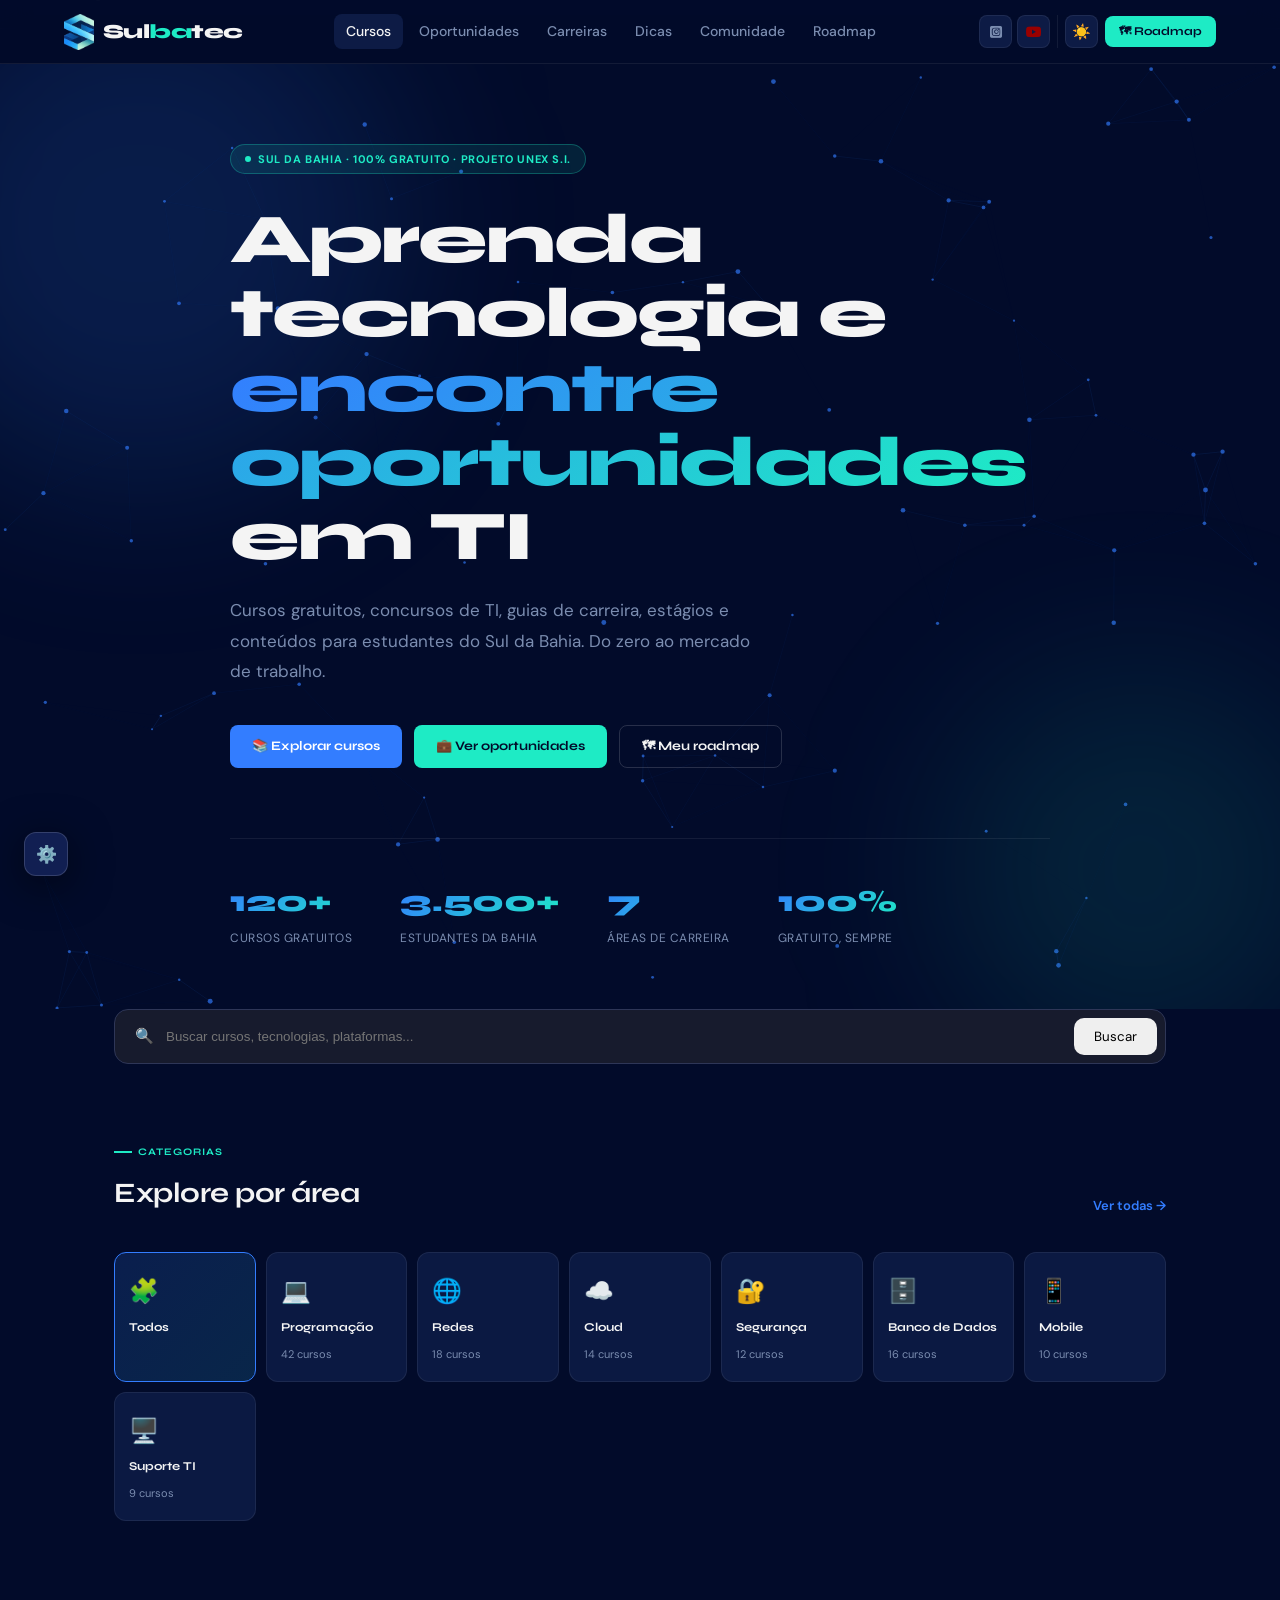
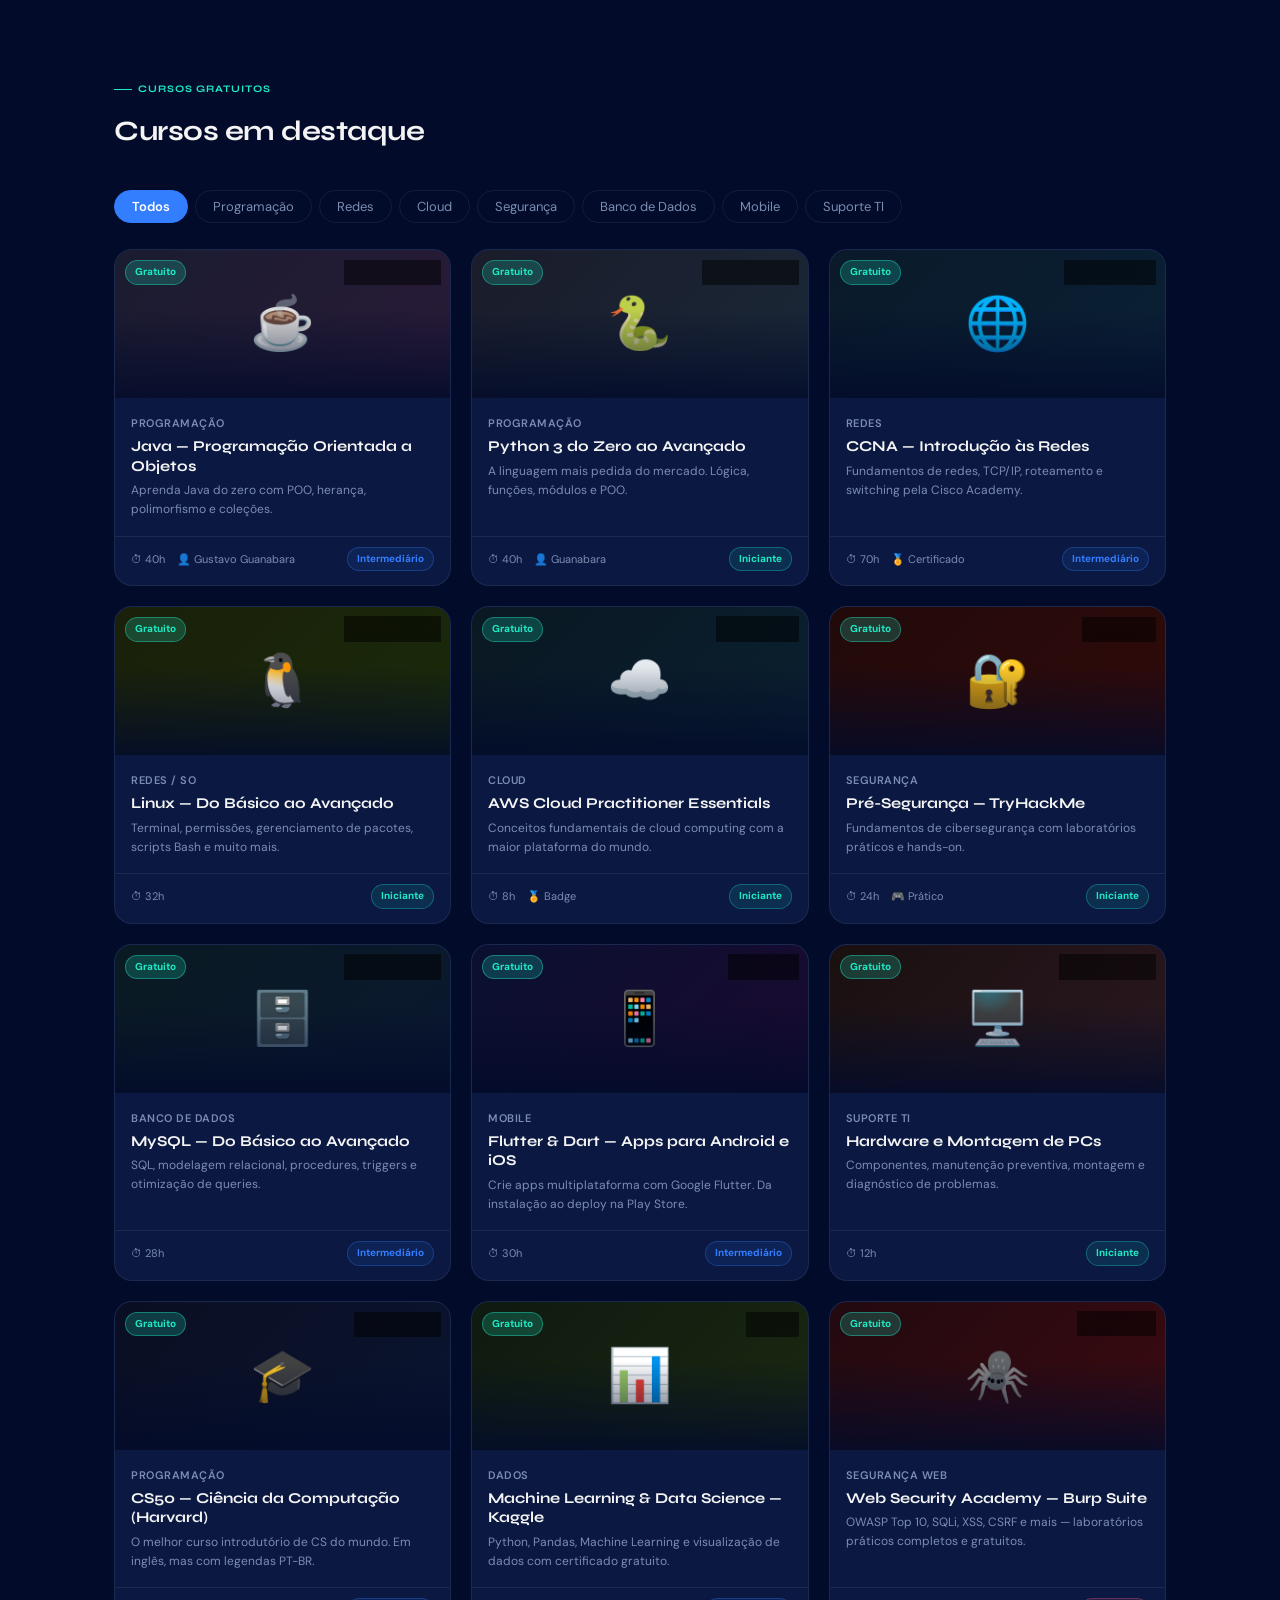
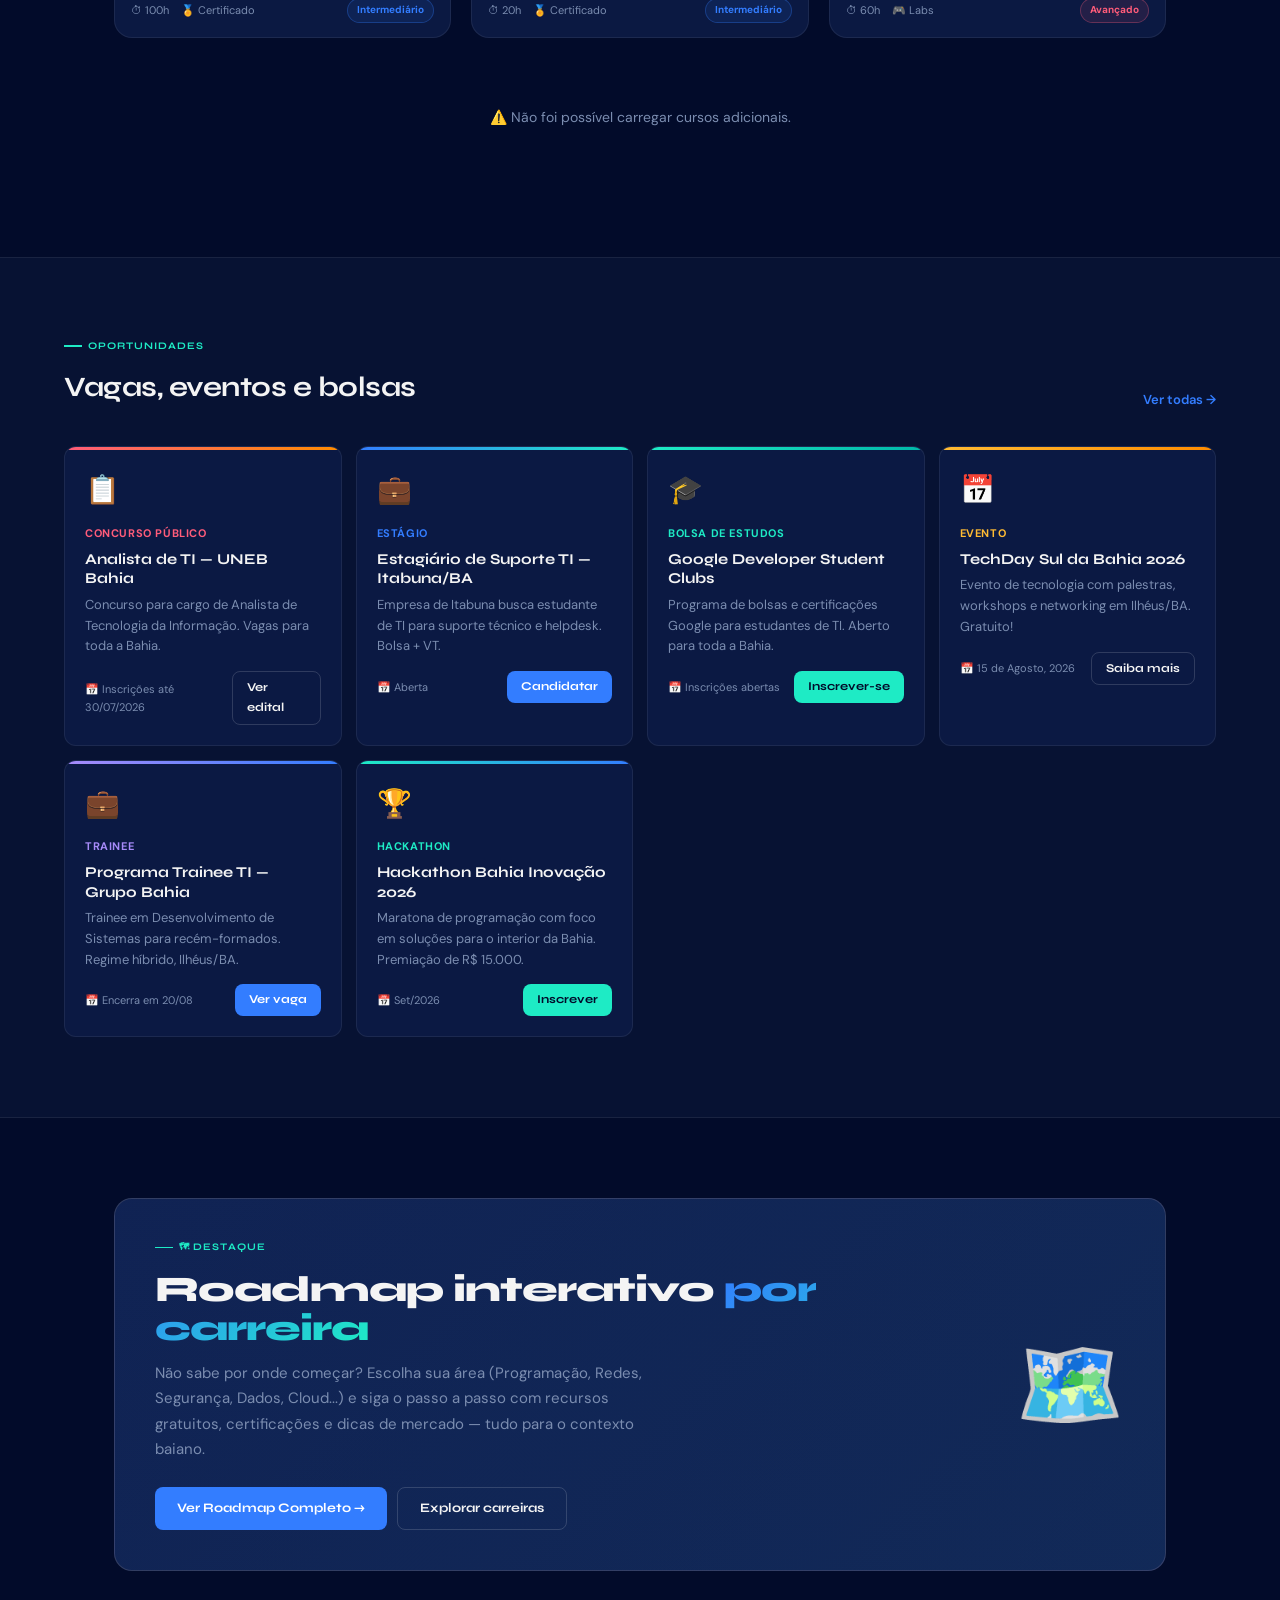
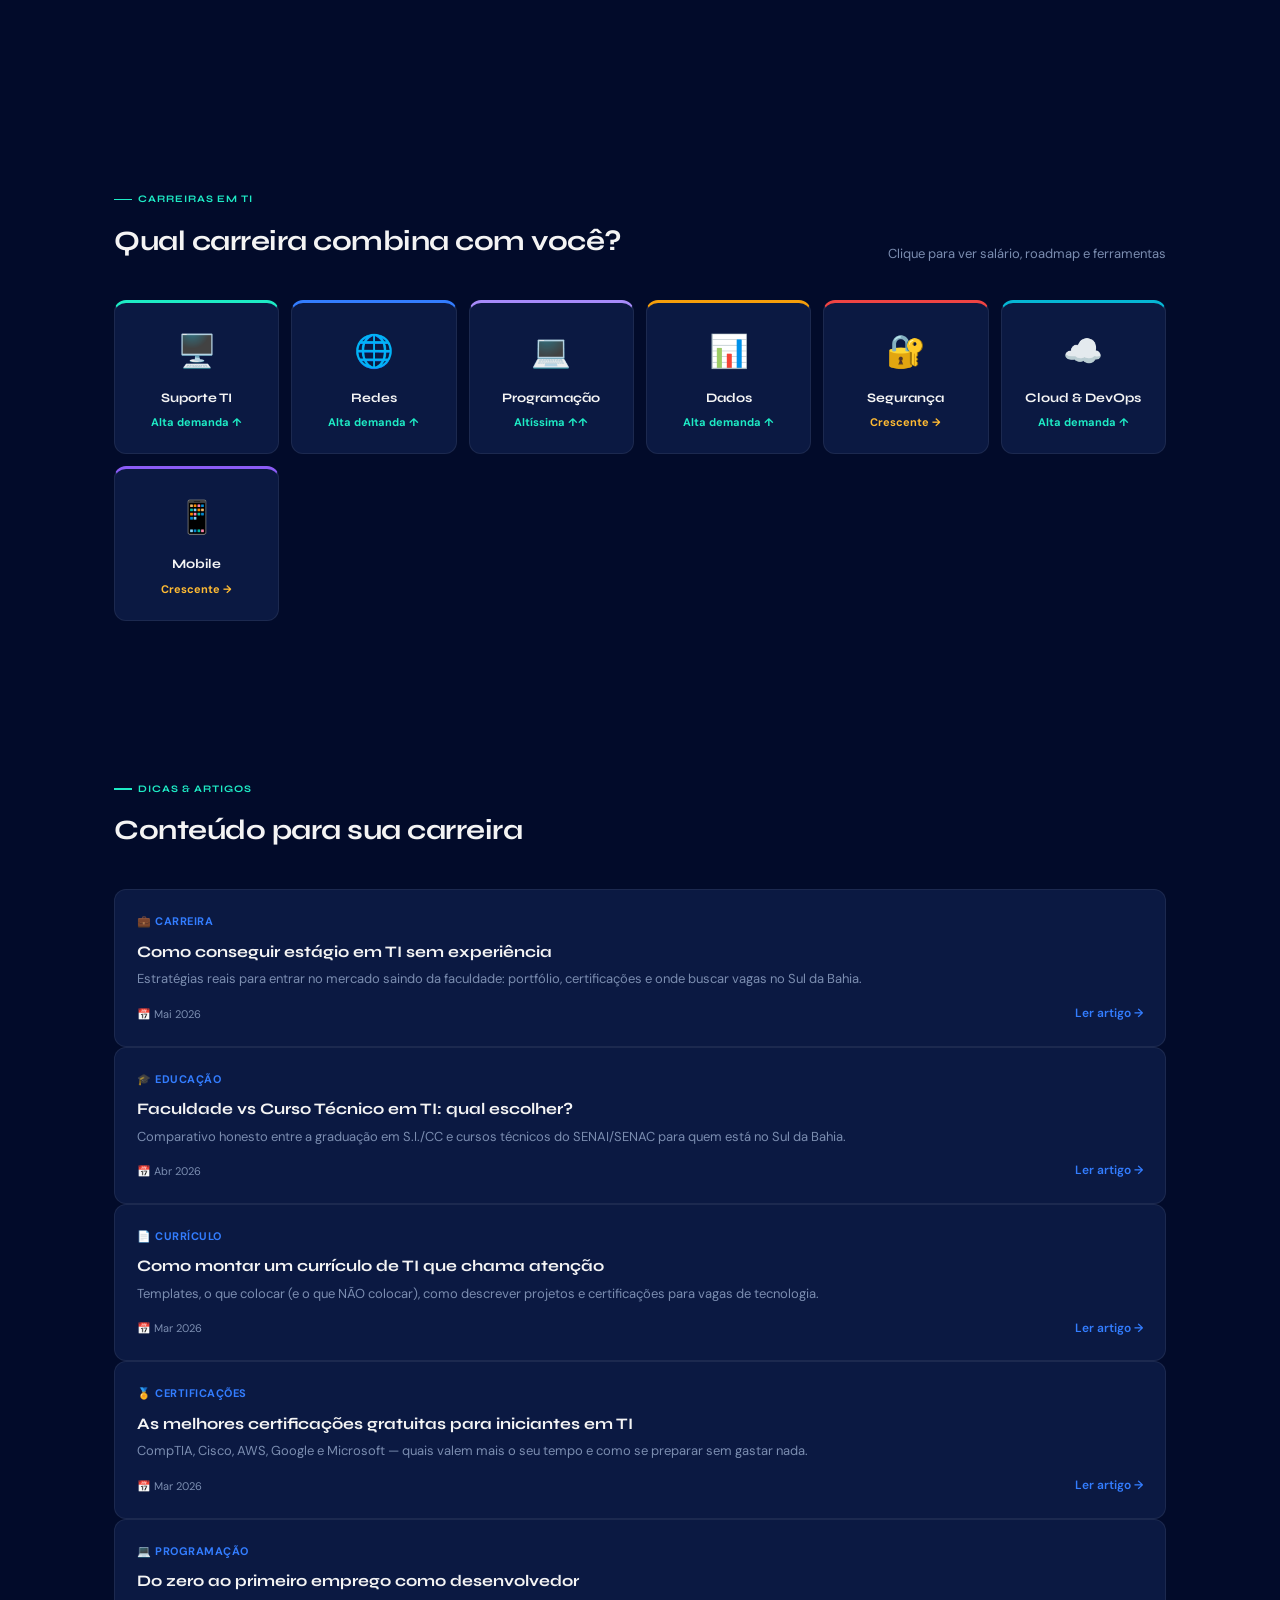
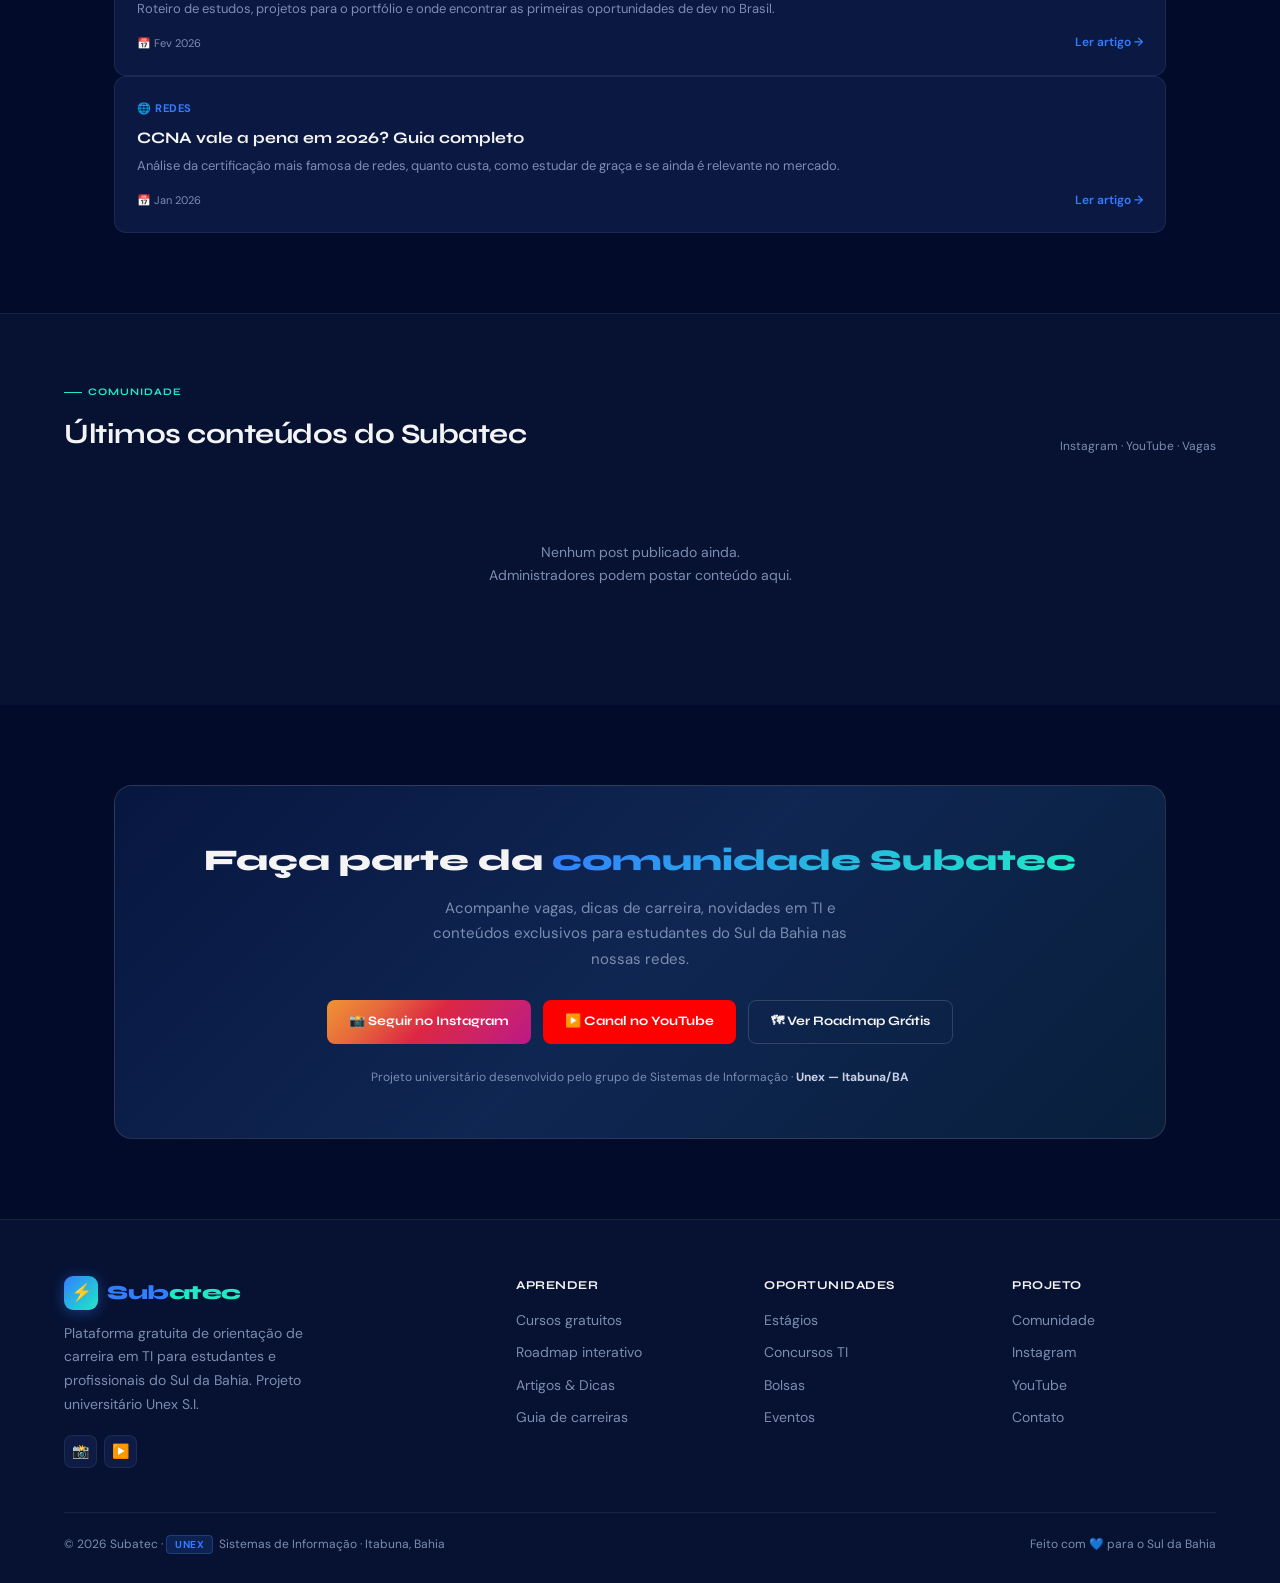
<file: index.html>
<!DOCTYPE html>
<html lang="pt-BR" data-theme="dark">

<head>
  <link rel="stylesheet" href="index.css">
  <link rel="stylesheet" href="global.css">
  <link rel="stylesheet" href="navbar.css">
  <link rel="stylesheet" href="https://cdnjs.cloudflare.com/ajax/libs/font-awesome/6.7.2/css/all.min.css">
  <meta charset="UTF-8" />
  <meta name="viewport" content="width=device-width, initial-scale=1.0" />
  <title>Subatec — Carreira em TI no Sul da Bahia</title>
  <link
    href="https://fonts.googleapis.com/css2?family=Syne:wght@400;600;700;800&family=DM+Sans:wght@300;400;500&family=JetBrains+Mono:wght@400;500&display=swap"
    rel="stylesheet" />
  <style>
  </style>
</head>

<body>

  <!-- ═══ NAV ═══ -->
  <nav>
<a href="index.html" class="logo">
  <img src="logo.png" alt="Subatec" class="logo-img" />
  <span><span class="logo-sul">Sul</span><span class="logo-atec">ba</span><span>tec</span>
</a>
    <div class="nav-links">
      <a href="#cursos" class="active">Cursos</a>
      <a href="#oportunidades">Oportunidades</a>
      <a href="#carreiras">Carreiras</a>
      <a href="#dicas">Dicas</a>
      <a href="#comunidade">Comunidade</a>
      <a href="roadmap.html">Roadmap</a>
    </div>
    <div class="nav-r">
      <div class="nav-social">
        <a href="https://instagram.com/subatec" target="_blank" class="soc-btn ig" title="Instagram"><i class="fa-brands fa-square-instagram"></i></a>
        <a href="https://youtube.com/@subatec" target="_blank" class="soc-btn yt" title="YouTube"><i class="fa-brands fa-youtube"></i>
</a>
      </div>
      <button class="theme-btn" id="theme-toggle" title="Alternar tema">☀️</button>
      <a href="roadmap.html" class="btn btn-sm btn-c" style="font-size:12px">🗺 Roadmap</a>
      <button class="ham" id="ham"><span></span><span></span><span></span></button>
    </div>
  </nav>
  <div class="mob-menu" id="mob-menu">
    <a href="#cursos">📚 Cursos</a>
    <a href="#oportunidades">💼 Oportunidades</a>
    <a href="#carreiras">🚀 Carreiras</a>
    <a href="#dicas">💡 Dicas</a>
    <a href="roadmap.html">🗺 Roadmap Interativo</a>
    <div class="mob-div"></div>
    <div class="mob-soc">
      <a href="https://instagram.com/subatec" target="_blank" class="soc-btn ig">📸 Instagram</a>
      <a href="https://youtube.com/@subatec" target="_blank" class="soc-btn yt">▶️ YouTube</a>
    </div>
  </div>
</div>

 <!-- ═══ HERO ═══ -->
<div class="hero-wrap">
  <canvas id="cv"></canvas>
  <div class="glow g1"></div>
  <div class="glow g2"></div>
  <div class="hero">
    <div class="hero-eye"><span class="hero-eye-dot"></span>Sul da Bahia · 100% gratuito · Projeto Unex S.I.</div>
    <h1>Aprenda tecnologia e <span class="grad">encontre oportunidades</span> em TI</h1>
    <p class="hero-sub">Cursos gratuitos, concursos de TI, guias de carreira, estágios e conteúdos para estudantes do Sul da Bahia. Do zero ao mercado de trabalho.</p>
    <div class="hero-acts">
      <a href="#cursos" class="btn btn-p">📚 Explorar cursos</a>
      <a href="#oportunidades" class="btn btn-c">💼 Ver oportunidades</a>
      <a href="roadmap.html" class="btn btn-o">🗺 Meu roadmap</a>
    </div>
    <div class="hero-stats">
      <div>
        <div class="stat-n grad" data-count="120" data-suffix="+">0+</div>
        <div class="stat-l">Cursos gratuitos</div>
      </div>
      <div>
        <div class="stat-n grad" data-count="3500" data-suffix="+">0+</div>
        <div class="stat-l">Estudantes da Bahia</div>
      </div>
      <div>
        <div class="stat-n grad" data-count="7" data-suffix="">0</div>
        <div class="stat-l">Áreas de carreira</div>
      </div>
      <div>
        <div class="stat-n grad" data-count="100" data-suffix="%">0%</div>
        <div class="stat-l">Gratuito, sempre</div>
      </div>
    </div>
  </div>
</div>

  <!-- ═══ SEARCH ═══ -->
<div class="search-wrap">
  <div class="container" style="position: relative;">
    <div class="search-bar">
      <span>🔍</span>
      <input 
        type="text" 
        id="searchInput" 
        placeholder="Buscar cursos, tecnologias, plataformas..." 
        autocomplete="off" 
        onkeydown="if(event.key === 'Enter') { event.preventDefault(); window.handleSearch(); }"
      />
      <button onclick="handleSearch()">Buscar</button>
    </div>
    <div class="suggestions-box" id="searchSuggestions" style="display: none; position: absolute; width: 100%; max-height: 250px; overflow-y: auto; background: var(--bg3); border: 1px solid var(--border2); border-radius: var(--rs); z-index: 999; box-shadow: var(--shadow);"></div>
  </div>
</div>

  <!-- ═══ CATEGORIES ═══ -->
  <section class="section" id="categorias">
    <div class="sec-lbl">Categorias</div>
    <div class="sec-header">
      <h2 class="sec-title">Explore por área</h2><a href="#" class="see-all">Ver todas →</a>
    </div>
    <div class="cats-grid">
      <a href="#" class="cat-c active" onclick="filterCat(this,'todos');return false">
        <div class="cat-ico">🧩</div>
        <div class="cat-nm">Todos</div>
      </a>
      <a href="#" class="cat-c" onclick="filterCat(this,'tech');return false">
        <div class="cat-ico">💻</div>
        <div class="cat-nm">Programação</div>
        <div class="cat-ct">42 cursos</div>
      </a>
      <a href="#" class="cat-c" onclick="filterCat(this,'redes');return false">
        <div class="cat-ico">🌐</div>
        <div class="cat-nm">Redes</div>
        <div class="cat-ct">18 cursos</div>
      </a>
      <a href="#" class="cat-c" onclick="filterCat(this,'cloud');return false">
        <div class="cat-ico">☁️</div>
        <div class="cat-nm">Cloud</div>
        <div class="cat-ct">14 cursos</div>
      </a>
      <a href="#" class="cat-c" onclick="filterCat(this,'seg');return false">
        <div class="cat-ico">🔐</div>
        <div class="cat-nm">Segurança</div>
        <div class="cat-ct">12 cursos</div>
      </a>
      <a href="#" class="cat-c" onclick="filterCat(this,'db');return false">
        <div class="cat-ico">🗄️</div>
        <div class="cat-nm">Banco de Dados</div>
        <div class="cat-ct">16 cursos</div>
      </a>
      <a href="#" class="cat-c" onclick="filterCat(this,'mobile');return false">
        <div class="cat-ico">📱</div>
        <div class="cat-nm">Mobile</div>
        <div class="cat-ct">10 cursos</div>
      </a>
      <a href="#" class="cat-c" onclick="filterCat(this,'suporte');return false">
        <div class="cat-ico">🖥️</div>
        <div class="cat-nm">Suporte TI</div>
        <div class="cat-ct">9 cursos</div>
      </a>
    </div>
  </section>

  <!-- ═══ COURSES ═══ -->
  <section class="section" id="cursos">
    <div class="sec-lbl">Cursos gratuitos</div>
    <div class="sec-header">
      <h2 class="sec-title">Cursos em destaque</h2>
    </div>
    <div class="ftabs">
      <button class="ftab active" onclick="setFtab(this,'todos')">Todos</button>
      <button class="ftab" onclick="setFtab(this,'tech')">Programação</button>
      <button class="ftab" onclick="setFtab(this,'redes')">Redes</button>
      <button class="ftab" onclick="setFtab(this,'cloud')">Cloud</button>
      <button class="ftab" onclick="setFtab(this,'seg')">Segurança</button>
      <button class="ftab" onclick="setFtab(this,'db')">Banco de Dados</button>
      <button class="ftab" onclick="setFtab(this,'mobile')">Mobile</button>
      <button class="ftab" onclick="setFtab(this,'suporte')">Suporte TI</button>
    </div>
    <div class="courses-grid" id="courseGrid">

      <a href="https://www.cursoemvideo.com/curso/java-poo/" target="_blank" rel="noopener" class="cc"
        data-category="tech">
        <div class="cc-thumb" style="background:linear-gradient(135deg,#1a1c30,#2a1a38)">☕<div class="cc-bads"><span
              class="b-free">Gratuito</span><span class="b-plat">Curso em Vídeo</span></div>
        </div>
        <div class="cc-body">
          <div class="cc-cat">Programação</div>
          <h3 class="cc-title">Java — Programação Orientada a Objetos</h3>
          <p class="cc-desc">Aprenda Java do zero com POO, herança, polimorfismo e coleções.</p>
        </div>
        <div class="cc-foot">
          <div style="display:flex;gap:12px"><span class="meta-i">⏱ 40h</span><span class="meta-i">👤 Gustavo
              Guanabara</span></div><span class="lvl lvl-m">Intermediário</span>
        </div>
      </a>

      <a href="https://www.cursoemvideo.com/curso/python-3-mundo-1/" target="_blank" rel="noopener" class="cc"
        data-category="tech">
        <div class="cc-thumb" style="background:linear-gradient(135deg,#1a1c2a,#1a2838)">🐍<div class="cc-bads"><span
              class="b-free">Gratuito</span><span class="b-plat">Curso em Vídeo</span></div>
        </div>
        <div class="cc-body">
          <div class="cc-cat">Programação</div>
          <h3 class="cc-title">Python 3 do Zero ao Avançado</h3>
          <p class="cc-desc">A linguagem mais pedida do mercado. Lógica, funções, módulos e POO.</p>
        </div>
        <div class="cc-foot">
          <div style="display:flex;gap:12px"><span class="meta-i">⏱ 40h</span><span class="meta-i">👤 Guanabara</span>
          </div><span class="lvl lvl-i">Iniciante</span>
        </div>
      </a>

      <a href="https://www.netacad.com/courses/networking/ccna-introduction-networks" target="_blank" rel="noopener"
        class="cc" data-category="redes">
        <div class="cc-thumb" style="background:linear-gradient(135deg,#0a1a2a,#0a2035)">🌐<div class="cc-bads"><span
              class="b-free">Gratuito</span><span class="b-plat">Cisco NetAcad</span></div>
        </div>
        <div class="cc-body">
          <div class="cc-cat">Redes</div>
          <h3 class="cc-title">CCNA — Introdução às Redes</h3>
          <p class="cc-desc">Fundamentos de redes, TCP/IP, roteamento e switching pela Cisco Academy.</p>
        </div>
        <div class="cc-foot">
          <div style="display:flex;gap:12px"><span class="meta-i">⏱ 70h</span><span class="meta-i">🏅 Certificado</span>
          </div><span class="lvl lvl-m">Intermediário</span>
        </div>
      </a>

      <a href="https://www.cursoemvideo.com/curso/linux/" target="_blank" rel="noopener" class="cc"
        data-category="redes">
        <div class="cc-thumb" style="background:linear-gradient(135deg,#1a200a,#1a2a0a)">🐧<div class="cc-bads"><span
              class="b-free">Gratuito</span><span class="b-plat">Curso em Vídeo</span></div>
        </div>
        <div class="cc-body">
          <div class="cc-cat">Redes / SO</div>
          <h3 class="cc-title">Linux — Do Básico ao Avançado</h3>
          <p class="cc-desc">Terminal, permissões, gerenciamento de pacotes, scripts Bash e muito mais.</p>
        </div>
        <div class="cc-foot">
          <div style="display:flex;gap:12px"><span class="meta-i">⏱ 32h</span></div><span
            class="lvl lvl-i">Iniciante</span>
        </div>
      </a>

      <a href="https://aws.amazon.com/training/digital/aws-cloud-practitioner-essentials/" target="_blank"
        rel="noopener" class="cc" data-category="cloud">
        <div class="cc-thumb" style="background:linear-gradient(135deg,#0a1822,#0a2030)">☁️<div class="cc-bads"><span
              class="b-free">Gratuito</span><span class="b-plat">AWS Training</span></div>
        </div>
        <div class="cc-body">
          <div class="cc-cat">Cloud</div>
          <h3 class="cc-title">AWS Cloud Practitioner Essentials</h3>
          <p class="cc-desc">Conceitos fundamentais de cloud computing com a maior plataforma do mundo.</p>
        </div>
        <div class="cc-foot">
          <div style="display:flex;gap:12px"><span class="meta-i">⏱ 8h</span><span class="meta-i">🏅 Badge</span></div>
          <span class="lvl lvl-i">Iniciante</span>
        </div>
      </a>

      <a href="https://tryhackme.com/path/outline/presecurity" target="_blank" rel="noopener" class="cc"
        data-category="seg">
        <div class="cc-thumb" style="background:linear-gradient(135deg,#220a0a,#300a0a)">🔐<div class="cc-bads"><span
              class="b-free">Gratuito</span><span class="b-plat">TryHackMe</span></div>
        </div>
        <div class="cc-body">
          <div class="cc-cat">Segurança</div>
          <h3 class="cc-title">Pré-Segurança — TryHackMe</h3>
          <p class="cc-desc">Fundamentos de cibersegurança com laboratórios práticos e hands-on.</p>
        </div>
        <div class="cc-foot">
          <div style="display:flex;gap:12px"><span class="meta-i">⏱ 24h</span><span class="meta-i">🎮 Prático</span>
          </div><span class="lvl lvl-i">Iniciante</span>
        </div>
      </a>

      <a href="https://www.cursoemvideo.com/curso/mysql/" target="_blank" rel="noopener" class="cc" data-category="db">
        <div class="cc-thumb" style="background:linear-gradient(135deg,#0a1a22,#0a1830)">🗄️<div class="cc-bads"><span
              class="b-free">Gratuito</span><span class="b-plat">Curso em Vídeo</span></div>
        </div>
        <div class="cc-body">
          <div class="cc-cat">Banco de Dados</div>
          <h3 class="cc-title">MySQL — Do Básico ao Avançado</h3>
          <p class="cc-desc">SQL, modelagem relacional, procedures, triggers e otimização de queries.</p>
        </div>
        <div class="cc-foot">
          <div style="display:flex;gap:12px"><span class="meta-i">⏱ 28h</span></div><span
            class="lvl lvl-m">Intermediário</span>
        </div>
      </a>

      <a href="https://flutter.dev/learn" target="_blank" rel="noopener" class="cc" data-category="mobile">
        <div class="cc-thumb" style="background:linear-gradient(135deg,#0a1030,#1a0a30)">📱<div class="cc-bads"><span
              class="b-free">Gratuito</span><span class="b-plat">Flutter.dev</span></div>
        </div>
        <div class="cc-body">
          <div class="cc-cat">Mobile</div>
          <h3 class="cc-title">Flutter & Dart — Apps para Android e iOS</h3>
          <p class="cc-desc">Crie apps multiplataforma com Google Flutter. Da instalação ao deploy na Play Store.</p>
        </div>
        <div class="cc-foot">
          <div style="display:flex;gap:12px"><span class="meta-i">⏱ 30h</span></div><span
            class="lvl lvl-m">Intermediário</span>
        </div>
      </a>

      <a href="https://www.cursoemvideo.com/curso/curso-de-hardware/" target="_blank" rel="noopener" class="cc"
        data-category="suporte">
        <div class="cc-thumb" style="background:linear-gradient(135deg,#1a1010,#2a1820)">🖥️<div class="cc-bads"><span
              class="b-free">Gratuito</span><span class="b-plat">Curso em Vídeo</span></div>
        </div>
        <div class="cc-body">
          <div class="cc-cat">Suporte TI</div>
          <h3 class="cc-title">Hardware e Montagem de PCs</h3>
          <p class="cc-desc">Componentes, manutenção preventiva, montagem e diagnóstico de problemas.</p>
        </div>
        <div class="cc-foot">
          <div style="display:flex;gap:12px"><span class="meta-i">⏱ 12h</span></div><span
            class="lvl lvl-i">Iniciante</span>
        </div>
      </a>

      <a href="https://cs50.harvard.edu/x/" target="_blank" rel="noopener" class="cc" data-category="tech">
        <div class="cc-thumb" style="background:linear-gradient(135deg,#0a0e22,#0a1530)">🎓<div class="cc-bads"><span
              class="b-free">Gratuito</span><span class="b-plat">Harvard / edX</span></div>
        </div>
        <div class="cc-body">
          <div class="cc-cat">Programação</div>
          <h3 class="cc-title">CS50 — Ciência da Computação (Harvard)</h3>
          <p class="cc-desc">O melhor curso introdutório de CS do mundo. Em inglês, mas com legendas PT-BR.</p>
        </div>
        <div class="cc-foot">
          <div style="display:flex;gap:12px"><span class="meta-i">⏱ 100h</span><span class="meta-i">🏅
              Certificado</span></div><span class="lvl lvl-m">Intermediário</span>
        </div>
      </a>

      <a href="https://kaggle.com/learn" target="_blank" rel="noopener" class="cc" data-category="tech">
        <div class="cc-thumb" style="background:linear-gradient(135deg,#0f1a10,#1a2810)">📊<div class="cc-bads"><span
              class="b-free">Gratuito</span><span class="b-plat">Kaggle</span></div>
        </div>
        <div class="cc-body">
          <div class="cc-cat">Dados</div>
          <h3 class="cc-title">Machine Learning & Data Science — Kaggle</h3>
          <p class="cc-desc">Python, Pandas, Machine Learning e visualização de dados com certificado gratuito.</p>
        </div>
        <div class="cc-foot">
          <div style="display:flex;gap:12px"><span class="meta-i">⏱ 20h</span><span class="meta-i">🏅 Certificado</span>
          </div><span class="lvl lvl-m">Intermediário</span>
        </div>
      </a>

      <a href="https://portswigger.net/web-security" target="_blank" rel="noopener" class="cc" data-category="seg">
        <div class="cc-thumb" style="background:linear-gradient(135deg,#220a10,#3a0a10)">🕷️<div class="cc-bads"><span
              class="b-free">Gratuito</span><span class="b-plat">PortSwigger</span></div>
        </div>
        <div class="cc-body">
          <div class="cc-cat">Segurança Web</div>
          <h3 class="cc-title">Web Security Academy — Burp Suite</h3>
          <p class="cc-desc">OWASP Top 10, SQLi, XSS, CSRF e mais — laboratórios práticos completos e gratuitos.</p>
        </div>
        <div class="cc-foot">
          <div style="display:flex;gap:12px"><span class="meta-i">⏱ 60h</span><span class="meta-i">🎮 Labs</span></div>
          <span class="lvl lvl-a">Avançado</span>
        </div>
      </a>

    </div>
  </section>

  <!-- ═══ OPPORTUNITIES ═══ -->
  <div class="opps-bg" id="oportunidades">
    <div style="max-width:1180px;margin:0 auto">
      <div class="sec-lbl">Oportunidades</div>
      <div class="sec-header">
        <h2 class="sec-title">Vagas, eventos e bolsas</h2><a href="#" class="see-all">Ver todas →</a>
      </div>
    </div>
    <div class="opps-grid">
      <div class="opp">
        <div class="opp-bar" style="background:linear-gradient(90deg,var(--danger),#FF8C00)"></div>
        <div class="opp-ico">📋</div>
        <div class="opp-type" style="color:var(--danger)">Concurso Público</div>
        <div class="opp-title">Analista de TI — UNEB Bahia</div>
        <div class="opp-desc">Concurso para cargo de Analista de Tecnologia da Informação. Vagas para toda a Bahia.
        </div>
        <div class="opp-foot"><span class="opp-date">📅 Inscrições até 30/07/2026</span><a href="#"
            class="btn btn-sm btn-o">Ver edital</a></div>
      </div>
      <div class="opp">
        <div class="opp-bar" style="background:linear-gradient(90deg,var(--accent),var(--cyan))"></div>
        <div class="opp-ico">💼</div>
        <div class="opp-type" style="color:var(--accent)">Estágio</div>
        <div class="opp-title">Estagiário de Suporte TI — Itabuna/BA</div>
        <div class="opp-desc">Empresa de Itabuna busca estudante de TI para suporte técnico e helpdesk. Bolsa + VT.
        </div>
        <div class="opp-foot"><span class="opp-date">📅 Aberta</span><a href="#" class="btn btn-sm btn-p">Candidatar</a>
        </div>
      </div>
      <div class="opp">
        <div class="opp-bar" style="background:linear-gradient(90deg,var(--cyan),#00B8A9)"></div>
        <div class="opp-ico">🎓</div>
        <div class="opp-type" style="color:var(--cyan)">Bolsa de Estudos</div>
        <div class="opp-title">Google Developer Student Clubs</div>
        <div class="opp-desc">Programa de bolsas e certificações Google para estudantes de TI. Aberto para toda a Bahia.
        </div>
        <div class="opp-foot"><span class="opp-date">📅 Inscrições abertas</span><a href="https://gdsc.community.dev/"
            target="_blank" class="btn btn-sm btn-c">Inscrever-se</a></div>
      </div>
      <div class="opp">
        <div class="opp-bar" style="background:linear-gradient(90deg,var(--warn),#FF8C00)"></div>
        <div class="opp-ico">📅</div>
        <div class="opp-type" style="color:var(--warn)">Evento</div>
        <div class="opp-title">TechDay Sul da Bahia 2026</div>
        <div class="opp-desc">Evento de tecnologia com palestras, workshops e networking em Ilhéus/BA. Gratuito!</div>
        <div class="opp-foot"><span class="opp-date">📅 15 de Agosto, 2026</span><a href="#"
            class="btn btn-sm btn-o">Saiba mais</a></div>
      </div>
      <div class="opp">
        <div class="opp-bar" style="background:linear-gradient(90deg,#A78BFA,var(--accent))"></div>
        <div class="opp-ico">💼</div>
        <div class="opp-type" style="color:#A78BFA">Trainee</div>
        <div class="opp-title">Programa Trainee TI — Grupo Bahia</div>
        <div class="opp-desc">Trainee em Desenvolvimento de Sistemas para recém-formados. Regime híbrido, Ilhéus/BA.
        </div>
        <div class="opp-foot"><span class="opp-date">📅 Encerra em 20/08</span><a href="#" class="btn btn-sm btn-p">Ver
            vaga</a></div>
      </div>
      <div class="opp">
        <div class="opp-bar" style="background:linear-gradient(90deg,var(--cyan),var(--accent))"></div>
        <div class="opp-ico">🏆</div>
        <div class="opp-type" style="color:var(--cyan)">Hackathon</div>
        <div class="opp-title">Hackathon Bahia Inovação 2026</div>
        <div class="opp-desc">Maratona de programação com foco em soluções para o interior da Bahia. Premiação de R$
          15.000.</div>
        <div class="opp-foot"><span class="opp-date">📅 Set/2026</span><a href="#"
            class="btn btn-sm btn-c">Inscrever</a></div>
      </div>
    </div>
  </div>

  <!-- ═══ FEATURED ═══ -->
  <section class="section">
    <div class="feat">
      <div class="feat-content">
        <div class="sec-lbl" style="margin-bottom:14px">🗺 Destaque</div>
        <div class="feat-title">Roadmap interativo <span class="grad">por carreira</span></div>
        <p class="feat-desc">Não sabe por onde começar? Escolha sua área (Programação, Redes, Segurança, Dados,
          Cloud...) e siga o passo a passo com recursos gratuitos, certificações e dicas de mercado — tudo para o
          contexto baiano.</p>
        <div style="display:flex;gap:10px;flex-wrap:wrap">
          <a href="roadmap.html" class="btn btn-p">Ver Roadmap Completo →</a>
          <a href="#carreiras" class="btn btn-o">Explorar carreiras</a>
        </div>
      </div>
      <div class="feat-vis">🗺️</div>
    </div>
  </section>

  <!-- ═══ CAREERS ═══ -->
  <section class="section" id="carreiras">
    <div class="sec-lbl">Carreiras em TI</div>
    <div class="sec-header">
      <h2 class="sec-title">Qual carreira combina com você?</h2><span style="font-size:13px;color:var(--muted)">Clique
        para ver salário, roadmap e ferramentas</span>
    </div>
    <div class="careers-grid">
      <div class="career" onclick="openCareer('suporte')" style="border-top:3px solid #1EEBC5"><span
          class="career-emo">🖥️</span>
        <div class="career-nm">Suporte TI</div>
        <div class="career-dem dem-h">Alta demanda ↑</div>
      </div>
      <div class="career" onclick="openCareer('redes')" style="border-top:3px solid #337DFF"><span
          class="career-emo">🌐</span>
        <div class="career-nm">Redes</div>
        <div class="career-dem dem-h">Alta demanda ↑</div>
      </div>
      <div class="career" onclick="openCareer('programacao')" style="border-top:3px solid #A78BFA"><span
          class="career-emo">💻</span>
        <div class="career-nm">Programação</div>
        <div class="career-dem dem-h">Altíssima ↑↑</div>
      </div>
      <div class="career" onclick="openCareer('dados')" style="border-top:3px solid #F59E0B"><span
          class="career-emo">📊</span>
        <div class="career-nm">Dados</div>
        <div class="career-dem dem-h">Alta demanda ↑</div>
      </div>
      <div class="career" onclick="openCareer('seguranca')" style="border-top:3px solid #EF4444"><span
          class="career-emo">🔐</span>
        <div class="career-nm">Segurança</div>
        <div class="career-dem dem-m">Crescente →</div>
      </div>
      <div class="career" onclick="openCareer('cloud')" style="border-top:3px solid #06B6D4"><span
          class="career-emo">☁️</span>
        <div class="career-nm">Cloud & DevOps</div>
        <div class="career-dem dem-h">Alta demanda ↑</div>
      </div>
      <div class="career" onclick="openCareer('mobile')" style="border-top:3px solid #8B5CF6"><span
          class="career-emo">📱</span>
        <div class="career-nm">Mobile</div>
        <div class="career-dem dem-m">Crescente →</div>
      </div>
    </div>
  </section>

  <!-- ═══ TIPS ═══ -->
  <section class="section" id="dicas">
    <div class="sec-lbl">Dicas & Artigos</div>
    <div class="sec-header">
      <h2 class="sec-title">Conteúdo para sua carreira</h2>
    </div>
    <div class="tips-grid"></div>
      <div class="tip">
        <div class="tip-tag">💼 Carreira</div>
        <div class="tip-title">Como conseguir estágio em TI sem experiência</div>
        <p class="tip-desc">Estratégias reais para entrar no mercado saindo da faculdade: portfólio, certificações e
          onde buscar vagas no Sul da Bahia.</p>
        <div class="tip-foot"><span class="tip-date">📅 Mai 2026</span><span class="tip-read">Ler artigo →</span></div>
      </div>
      <div class="tip">
        <div class="tip-tag">🎓 Educação</div>
        <div class="tip-title">Faculdade vs Curso Técnico em TI: qual escolher?</div>
        <p class="tip-desc">Comparativo honesto entre a graduação em S.I./CC e cursos técnicos do SENAI/SENAC para quem
          está no Sul da Bahia.</p>
        <div class="tip-foot"><span class="tip-date">📅 Abr 2026</span><span class="tip-read">Ler artigo →</span></div>
      </div>
      <div class="tip">
        <div class="tip-tag">📄 Currículo</div>
        <div class="tip-title">Como montar um currículo de TI que chama atenção</div>
        <p class="tip-desc">Templates, o que colocar (e o que NÃO colocar), como descrever projetos e certificações para
          vagas de tecnologia.</p>
        <div class="tip-foot"><span class="tip-date">📅 Mar 2026</span><span class="tip-read">Ler artigo →</span></div>
      </div>
      <div class="tip">
        <div class="tip-tag">🏅 Certificações</div>
        <div class="tip-title">As melhores certificações gratuitas para iniciantes em TI</div>
        <p class="tip-desc">CompTIA, Cisco, AWS, Google e Microsoft — quais valem mais o seu tempo e como se preparar
          sem gastar nada.</p>
        <div class="tip-foot"><span class="tip-date">📅 Mar 2026</span><span class="tip-read">Ler artigo →</span></div>
      </div>
      <div class="tip">
        <div class="tip-tag">💻 Programação</div>
        <div class="tip-title">Do zero ao primeiro emprego como desenvolvedor</div>
        <p class="tip-desc">Roteiro de estudos, projetos para o portfólio e onde encontrar as primeiras oportunidades de
          dev no Brasil.</p>
        <div class="tip-foot"><span class="tip-date">📅 Fev 2026</span><span class="tip-read">Ler artigo →</span></div>
      </div>
      <div class="tip">
        <div class="tip-tag">🌐 Redes</div>
        <div class="tip-title">CCNA vale a pena em 2026? Guia completo</div>
        <p class="tip-desc">Análise da certificação mais famosa de redes, quanto custa, como estudar de graça e se ainda
          é relevante no mercado.</p>
        <div class="tip-foot"><span class="tip-date">📅 Jan 2026</span><span class="tip-read">Ler artigo →</span></div>
      </div>
    </div>
  </section>

  <!-- ═══ ADMIN POSTS ═══ -->
  <div class="posts-bg" id="comunidade">
    <div style="max-width:1180px;margin:0 auto">
      <div class="sec-lbl">Comunidade</div>
      <div class="sec-header">
        <h2 class="sec-title">Últimos conteúdos do Subatec</h2><span style="font-size:12px;color:var(--muted)">Instagram
          · YouTube · Vagas</span>
      </div>
      <div class="posts-grid" id="posts-grid">
        <div class="post-empty">Nenhum post publicado ainda. Administradores podem postar conteúdo aqui.</div>
      </div>
    </div>
  </div>

  <!-- ═══ SOCIAL CTA ═══ -->
  <section class="section" id="comunidade2">
    <div class="scta">
      <div class="scta-title">Faça parte da <span class="grad">comunidade Subatec</span></div>
      <p class="scta-desc">Acompanhe vagas, dicas de carreira, novidades em TI e conteúdos exclusivos para estudantes do
        Sul da Bahia nas nossas redes.</p>
      <div class="scta-btns">
        <a href="https://instagram.com/subatec" target="_blank" rel="noopener" class="btn btn-ig">📸 Seguir no
          Instagram</a>
        <a href="https://youtube.com/@subatec" target="_blank" rel="noopener" class="btn btn-yt">▶️ Canal no YouTube</a>
        <a href="roadmap.html" class="btn btn-o">🗺 Ver Roadmap Grátis</a>
      </div>
      <div style="margin-top:24px;font-size:12px;color:var(--muted);position:relative">Projeto universitário
        desenvolvido pelo grupo de Sistemas de Informação · <strong style="color:var(--text2)">Unex —
          Itabuna/BA</strong></div>
    </div>
  </section>

  <!-- ═══ FOOTER ═══ -->
  <footer>
    <div class="foot-grid">
      <div class="foot-brand">
        <a href="index.html" class="logo foot-logo">
          <div class="logo-ico">⚡</div><span><span class="logo-sub">Sub</span><span class="logo-atec">atec</span></span>
        </a>
        <p class="foot-desc">Plataforma gratuita de orientação de carreira em TI para estudantes e profissionais do Sul
          da Bahia. Projeto universitário Unex S.I.</p>
        <div class="foot-socs">
          <a href="https://instagram.com/subatec" target="_blank" class="soc-btn ig">📸</a>
          <a href="https://youtube.com/@subatec" target="_blank" class="soc-btn yt">▶️</a>
        </div>
      </div>
      <div class="foot-col">
        <h4>Aprender</h4>
        <a href="#cursos">Cursos gratuitos</a>
        <a href="roadmap.html">Roadmap interativo</a>
        <a href="#dicas">Artigos & Dicas</a>
        <a href="#carreiras">Guia de carreiras</a>
      </div>
      <div class="foot-col">
        <h4>Oportunidades</h4>
        <a href="#oportunidades">Estágios</a>
        <a href="#oportunidades">Concursos TI</a>
        <a href="#oportunidades">Bolsas</a>
        <a href="#oportunidades">Eventos</a>
      </div>
      <div class="foot-col">
        <h4>Projeto</h4>
        <a href="#comunidade">Comunidade</a>
        <a href="https://instagram.com/sulbatec" target="_blank">Instagram</a>
        <a href="https://youtube.com/@subatec" target="_blank">YouTube</a>
        <a href="mailto:subatec@unex.edu.br">Contato</a>
      </div>
    </div>
    <div class="foot-bot">
      <span>© 2026 Subatec · <span class="unex-badge">Unex</span>Sistemas de Informação · Itabuna, Bahia</span>
      <span style="display:flex;align-items:center;gap:6px">Feito com 💙 para o Sul da Bahia</span>
    </div>
  </footer>

  <!-- ═══ CAREER MODAL ═══ -->
  <div class="backdrop" id="career-back" onclick="if(event.target===this)closeCareer()">
    <div class="modal" id="career-modal">
      <div class="modal-h">
        <div class="modal-h-left">
          <div class="modal-ico" id="cm-ico">💻</div>
          <div>
            <div class="modal-title" id="cm-title">Carreira</div><span class="tag" id="cm-dem"></span>
          </div>
        </div>
        <button class="m-close" onclick="closeCareer()">✕ Fechar</button>
      </div>
      <div class="modal-tabs">
        <button class="ctab active" onclick="switchTab(this,0)">📋 Visão geral</button>
        <button class="ctab" onclick="switchTab(this,1)">🛠 Ferramentas</button>
        <button class="ctab" onclick="switchTab(this,2)">🗺 Roadmap</button>
        <button class="ctab" onclick="switchTab(this,3)">🏅 Certificações</button>
      </div>
      <div class="modal-body">
        <div class="ctpanel active" id="cp0">
          <div class="sal-box">
            <div class="sal-lbl">Salário médio</div>
            <div class="sal-val grad" id="cm-sal"></div>
            <div class="sal-adv" id="cm-sal-adv"></div>
          </div>
          <p style="font-size:14px;color:var(--text2);line-height:1.7;margin-bottom:16px" id="cm-desc"></p>
          <div
            style="font-size:12px;font-weight:700;text-transform:uppercase;letter-spacing:.07em;color:var(--muted);margin-bottom:10px">
            O que faz no dia a dia</div>
          <ul id="cm-wd" style="padding-left:18px;display:flex;flex-direction:column;gap:6px"></ul>
        </div>
        <div class="ctpanel" id="cp1">
          <div class="tools-wrap" id="cm-tools"></div>
        </div>
        <div class="ctpanel" id="cp2">
          <div class="rm-steps" id="cm-rm"></div>
        </div>
        <div class="ctpanel" id="cp3">
          <ul id="cm-certs" style="padding-left:18px;display:flex;flex-direction:column;gap:8px"></ul>
        </div>
      </div>
    </div>
  </div>

  <!-- ═══ ADMIN MODAL ═══ -->
  <button class="admin-fab" id="admin-fab" onclick="showAdmin()" title="Admin — Publicar conteúdo">⚙️</button>
  <div class="backdrop" id="admin-back" onclick="if(event.target===this)closeAdmin()">
    <div class="modal" style="max-width:520px">
      <div class="modal-h">
        <div class="modal-h-left">
          <div style="font-size:20px">📢</div>
          <div class="modal-title">Publicar conteúdo</div>
        </div><button class="m-close" onclick="closeAdmin()">✕</button>
      </div>
      <div class="adm-form">
        <input type="hidden" id="adm-id" />
        <div class="field"><label>Tipo</label>
          <select id="adm-type">
            <option value="instagram">📸 Instagram</option>
            <option value="youtube">▶️ YouTube</option>
            <option value="vaga">💼 Vaga</option>
            <option value="evento">📅 Evento</option>
            <option value="dica">💡 Dica</option>
            <option value="curso">📚 Curso</option>
          </select>
        </div>
        <div class="field"><label>Título *</label><input type="text" id="adm-title" placeholder="Título do post..." />
        </div>
        <div class="field"><label>Descrição</label><textarea id="adm-desc" placeholder="Breve descrição..."></textarea>
        </div>
        <div class="field"><label>Link (Instagram, YouTube, etc.)</label><input type="url" id="adm-link"
            placeholder="https://..." /></div>
      </div>
      <div class="modal-foot"><button class="btn btn-o btn-sm" onclick="closeAdmin()">Cancelar</button><button
          class="btn btn-p btn-sm" onclick="savePost()">Publicar</button></div>
    </div>
  </div>

<div class="toasts" id="toasts"></div>

  <script src="main.js"></script>

 <script>
  /* ═══════════════════════════════════════
     SUBATEC — SCRIPT INTERNO (INDEX.HTML)
     Focado exclusivamente em UI Estática
  ═══════════════════════════════════════ */

  /* ── PARTICLES (Efeito Visual do Fundo) ── */
  (function () {
    const cv = document.getElementById('cv');
    if (!cv) return;
    const ctx = cv.getContext('2d');
    let W, H, nodes = [];
    const mouse = { x: -999, y: -999 };
    
    function resize() {
      const dpr = window.devicePixelRatio || 1;
      W = cv.parentElement.offsetWidth; H = cv.parentElement.offsetHeight;
      cv.width = W * dpr; cv.height = H * dpr; cv.style.width = W + 'px'; cv.style.height = H + 'px';
      ctx.scale(dpr, dpr);
      nodes = Array.from({ length: Math.min(Math.floor(W * H / 10000), 90) }, () => ({
        x: Math.random() * W, y: Math.random() * H, vx: (Math.random() - .5) * .4, vy: (Math.random() - .5) * .4, r: Math.random() * 1.5 + 1
      }));
    }
    resize();
    window.addEventListener('resize', resize);
    cv.parentElement.addEventListener('mousemove', e => { const r = cv.getBoundingClientRect(); mouse.x = e.clientX - r.left; mouse.y = e.clientY - r.top });
    cv.parentElement.addEventListener('mouseleave', () => { mouse.x = -999; mouse.y = -999 });
    
    function draw() {
      ctx.clearRect(0, 0, W, H);
      const lt = document.documentElement.getAttribute('data-theme') === 'light';
      const nc = lt ? 'rgba(51,125,255,.45)' : 'rgba(51,125,255,.65)';
      const lc = lt ? 'rgba(51,125,255,.1)' : 'rgba(51,125,255,.16)';
      const mc = lt ? 'rgba(30,235,197,.4)' : 'rgba(30,235,197,.65)';
      const ml = lt ? 'rgba(30,235,197,.1)' : 'rgba(30,235,197,.2)';
      nodes.forEach((n, i) => {
        n.x += n.vx; n.y += n.vy;
        if (n.x < 0 || n.x > W) n.vx *= -1; if (n.y < 0 || n.y > H) n.vy *= -1;
        const mdx = mouse.x - n.x, mdy = mouse.y - n.y, md = Math.sqrt(mdx * mdx + mdy * mdy);
        nodes.slice(i + 1).forEach(m => {
          const dx = m.x - n.x, dy = m.y - n.y, d = Math.sqrt(dx * dx + dy * dy);
          if (d < 130) { ctx.beginPath(); ctx.strokeStyle = lc; ctx.globalAlpha = 1 - d / 130; ctx.lineWidth = .7; ctx.moveTo(n.x, n.y); ctx.lineTo(m.x, m.y); ctx.stroke() }
        });
        if (md < 160) { ctx.beginPath(); ctx.strokeStyle = ml; ctx.globalAlpha = 1 - md / 160; ctx.lineWidth = .9; ctx.moveTo(n.x, n.y); ctx.lineTo(mouse.x, mouse.y); ctx.stroke() }
        ctx.globalAlpha = 1; ctx.beginPath(); ctx.arc(n.x, n.y, n.r, 0, Math.PI * 2); ctx.fillStyle = md < 160 ? mc : nc; ctx.fill();
      });
      requestAnimationFrame(draw);
    }
    draw();
  })();

  /* ── MOBILE NAV (Menu Responsivo) ── */
  const ham = document.getElementById('ham'), mob = document.getElementById('mob-menu');
  if (ham && mob) {
    ham.addEventListener('click', () => { ham.classList.toggle('open'); mob.classList.toggle('open') });
    document.addEventListener('click', e => { if (!ham.contains(e.target) && !mob.contains(e.target)) { ham.classList.remove('open'); mob.classList.remove('open') } });
  }

  /* ── COUNTERS (Animação dos Números) ── */
  function animCounters() {
    document.querySelectorAll('[data-count]').forEach(el => {
      const tg = parseInt(el.dataset.count), sx = el.dataset.suffix || '';
      let c = 0; const st = Math.ceil(tg / 55);
      const iv = setInterval(() => { c = Math.min(c + st, tg); el.textContent = c.toLocaleString('pt-BR') + sx; if (c >= tg) clearInterval(iv) }, 22);
    });
  }
  const so = new IntersectionObserver(e => { if (e[0].isIntersecting) { animCounters(); so.disconnect() } });
  const hs = document.querySelector('.hero-stats'); if (hs) so.observe(hs);

  /* ── CAREER DICTIONARY (Dados Estatísticos de Carreiras) ── */
  const CD = {
    suporte: {
      ico: '🖥️', title: 'Suporte TI', color: '#1EEBC5', dem: 'Alta demanda', demTag: 'tag-c',
      sal: 'R$ 2.000 – R$ 4.500', adv: 'Até R$ 7.000 (sênior/CFTV/N2)',
      desc: 'Porta de entrada da TI. Atende usuários, resolve problemas de hardware e software, instala sistemas e mantém a infraestrutura funcionando. Muito valorizado no interior da Bahia, onde poucos profissionais existem.',
      wd: ['Atender helpdesk (tickets N1/N2)', 'Instalar e configurar computadores', 'Gerenciar Active Directory e Office 365', 'Solucionar problemas de rede local', 'Manutenção preventiva e corretiva'],
      tools: ['Windows Server', 'Active Directory', 'Linux Ubuntu', 'TeamViewer', 'GLPI / Jira', 'ITIL', 'VMware', 'Office 365'],
      rm: [{ s: 'Hardware & Montagem', d: 'Componentes do PC, manutenção' }, { s: 'Sistemas Operacionais', d: 'Windows 10/11 e Linux básico' }, { s: 'Redes básicas', d: 'TCP/IP, DNS, DHCP' }, { s: 'Helpdesk / ITIL', d: 'Ticket, atendimento, processos' }, { s: 'CompTIA A+', d: 'Certificação internacional de técnico TI' }],
      certs: ['CompTIA A+', 'ITIL 4 Foundation', 'Microsoft MTA', 'HDI Support Center Analyst']
    },
    redes: {
      ico: '🌐', title: 'Redes & Infraestrutura', color: '#337DFF', dem: 'Alta demanda', demTag: 'tag-c',
      sal: 'R$ 3.000 – R$ 6.500', adv: 'Até R$ 12.000 (especialista CCNP+)',
      desc: 'Projeta, implementa e mantém redes corporativas. Com a expansão das redes em toda a Bahia, especialmente em Itabuna, Ilhéus e Jequié, há escassez de profissionais qualificados — ótima oportunidade para quem mora no interior.',
      wd: ['Configurar switches, roteadores e firewalls', 'Implementar VLANs e VPNs', 'Monitorar tráfego com Zabbix/Nagios', 'Solucionar problemas de conectividade', 'Documentar a infraestrutura de rede'],
      tools: ['Cisco IOS', 'Wireshark', 'pfSense', 'Zabbix', 'OSPF/BGP', 'FortiGate', 'MikroTik', 'Packet Tracer'],
      rm: [{ s: 'Fundamentos de Redes', d: 'OSI, TCP/IP, endereçamento IPv4/6' }, { s: 'Switching & VLANs', d: 'Switches, Spanning Tree, VLANs' }, { s: 'Routing Protocols', d: 'OSPF, BGP, roteamento dinâmico' }, { s: 'CCNA 200-301', d: 'Certificação Cisco CCNA' }, { s: 'Segurança de Redes', d: 'Firewalls, ACLs, VPN, IDS/IPS' }, { s: 'Cloud Networking', d: 'AWS VPC, SDN, automação' }],
      certs: ['CompTIA Network+', 'Cisco CCNA', 'Cisco CCNP', 'Juniper JNCIA']
    },
    programacao: {
      ico: '💻', title: 'Programação & Dev', color: '#A78BFA', dem: 'Altíssima demanda', demTag: 'tag-a',
      sal: 'R$ 3.500 – R$ 8.000', adv: 'Até R$ 25.000+ (sênior / remote-first)',
      desc: 'Uma das carreiras com melhor remuneração e mais abertura para trabalho remoto — ideal para quem mora no interior da Bahia e quer acessar o mercado nacional ou internacional sem sair de casa.',
      wd: ['Desenvolver apps web e mobile', 'Criar e consumir APIs REST', 'Trabalhar com bancos relacionais e NoSQL', 'Fazer code review e testes', 'Trabalhar em sprints ágeis (Scrum)'],
      tools: ['Python / JavaScript / Java', 'React / Vue', 'Node.js / Django', 'Git / GitHub', 'Docker', 'PostgreSQL / MongoDB', 'AWS / GCP'],
      rm: [{ s: 'Lógica de Programação', d: 'Algoritmos e estruturas de dados' }, { s: 'Linguagem base (Python ou JS)', d: 'Sintaxe, funções, POO' }, { s: 'Web: HTML, CSS, JS', d: 'Front-end básico e responsivo' }, { s: 'Framework + Back-end', d: 'React + Node.js ou Django' }, { s: 'Banco de Dados + API REST', d: 'SQL, JWT, autenticação' }, { s: 'Git + Deploy + Cloud', d: 'CI/CD, AWS básico, portfólio' }, { s: 'Portfólio + 1º emprego', d: 'Projetos no GitHub, LinkedIn' }],
      certs: ['AWS Cloud Practitioner', 'Oracle Java SE', 'GitHub Foundations', 'Google UX Design']
    },
    dados: {
      ico: '📊', title: 'Dados & Analytics', color: '#F59E0B', dem: 'Alta demanda', demTag: 'tag-c',
      sal: 'R$ 4.000 – R$ 9.000', adv: 'Até R$ 20.000 (Cientista de Dados sênior)',
      desc: 'Área em explosão com IA e BI sendo adotados em todos os setores. Profissionais de dados são escassos no interior da Bahia — uma vantagem competitiva enorme para quem se qualificar agora.',
      wd: ['Coletar e limpar dados de várias fontes', 'Criar dashboards no Power BI/Tableau', 'Construir pipelines ETL', 'Aplicar modelos estatísticos e ML', 'Comunicar insights ao negócio'],
      tools: ['Python (Pandas, NumPy)', 'SQL', 'Power BI', 'Jupyter Notebook', 'Scikit-learn', 'BigQuery', 'Tableau'],
      rm: [{ s: 'Python para Dados', d: 'Pandas, NumPy, Matplotlib' }, { s: 'SQL Avançado', d: 'CTEs, window functions, otimização' }, { s: 'Estatística', d: 'Probabilidade, regressão, testes A/B' }, { s: 'Power BI / Tableau', d: 'Dashboards e visualizações' }, { s: 'Machine Learning', d: 'Scikit-learn, modelos supervisionados' }, { s: 'Big Data & Cloud', d: 'Spark, BigQuery, arquitetura de dados' }],
      certs: ['Google Data Analytics Certificate', 'IBM Data Science', 'Power BI PL-300', 'AWS Data Analytics']
    },
    seguranca: {
      ico: '🔐', title: 'Segurança da Informação', color: '#EF4444', dem: 'Crescente', demTag: 'tag-w',
      sal: 'R$ 5.000 – R$ 12.000', adv: 'Até R$ 30.000 (CISO / Pen Tester sênior)',
      desc: 'Com ataques cibernéticos crescendo 200% ao ano no Brasil e a LGPD em vigor, a demanda por especialistas em segurança é urgente. Área com os melhores salários de TI e poucos profissionais qualificados.',
      wd: ['Realizar pentest e auditorias de segurança', 'Monitorar incidentes (SOC)', 'Implementar políticas LGPD/ISO 27001', 'Analisar malware e vulnerabilidades', 'Responder a incidentes de segurança'],
      tools: ['Kali Linux', 'Metasploit', 'Burp Suite', 'Wireshark / Nmap', 'Splunk / ELK', 'OWASP', 'Nessus'],
      rm: [{ s: 'Linux + Redes', d: 'Base essencial para qualquer área de segurança' }, { s: 'CompTIA Security+', d: 'Fundamentos de cibersegurança' }, { s: 'Pentest & Ethical Hacking', d: 'Reconhecimento, exploração, relatório' }, { s: 'Blue Team / SOC', d: 'SIEM, análise de logs, resposta a incidentes' }, { s: 'CEH ou OSCP', d: 'Certificação avançada de hacker ético' }, { s: 'Cloud / AppSec', d: 'DevSecOps, segurança de APIs e cloud' }],
      certs: ['CompTIA Security+', 'CEH — Certified Ethical Hacker', 'OSCP (Offensive Security)', 'CISM / CISSP']
    },
    cloud: {
      ico: '☁️', title: 'Cloud & DevOps', color: '#06B6D4', dem: 'Alta demanda', demTag: 'tag-c',
      sal: 'R$ 5.000 – R$ 14.000', adv: 'Até R$ 35.000+ (Arquiteto Cloud)',
      desc: 'Toda empresa está migrando para a cloud. Profissionais com AWS + DevOps são dos mais pagos do mercado brasileiro — e o trabalho 100% remoto torna essa carreira perfeita para quem mora no interior da Bahia.',
      wd: ['Provisionar recursos AWS/Azure/GCP', 'Criar pipelines CI/CD', 'Containerizar apps com Docker e Kubernetes', 'Infrastructure as Code (Terraform)', 'Monitorar performance e custos na cloud'],
      tools: ['AWS / Azure / GCP', 'Docker / Kubernetes', 'Terraform / Ansible', 'GitHub Actions', 'Linux / Bash', 'Prometheus / Grafana', 'Jenkins'],
      rm: [{ s: 'Linux + Redes + Git', d: 'Fundamentos essenciais' }, { s: 'AWS Cloud Practitioner', d: 'Conceitos de cloud computing' }, { s: 'Docker & Containers', d: 'Criação e gerenciamento de containers' }, { s: 'CI/CD Pipelines', d: 'GitHub Actions, automação de deploy' }, { s: 'Kubernetes', d: 'Orquestração de containers' }, { s: 'Terraform (IaC)', d: 'Infrastructure as Code' }, { s: 'AWS Solutions Architect', d: 'Certificação de arquiteto de soluções' }],
      certs: ['AWS Cloud Practitioner', 'AWS Solutions Architect', 'Google Cloud Associate', 'CKA (Kubernetes)']
    },
    mobile: {
      ico: '📱', title: 'Desenvolvimento Mobile', color: '#8B5CF6', dem: 'Crescente', demTag: 'tag-w',
      sal: 'R$ 3.500 – R$ 9.000', adv: 'Até R$ 20.000 (sênior / freelance)',
      desc: 'O Brasil tem 230 milhões de smartphones. Apps mobile têm altíssima demanda e excelente mercado de freelance — ótimo para quem mora no interior da Bahia e quer trabalhar de casa.',
      wd: ['Desenvolver apps iOS e Android', 'Publicar na Google Play e App Store', 'Integrar APIs e serviços externos', 'Otimizar performance e UX mobile', 'Manter e atualizar apps existentes'],
      tools: ['React Native / Flutter', 'Swift / Kotlin', 'Expo', 'Firebase', 'Redux', 'Android Studio / Xcode', 'REST API'],
      rm: [{ s: 'JavaScript ou Dart', d: 'Linguagem base para React Native ou Flutter' }, { s: 'React Native ou Flutter', d: 'Componentes, navegação, estado' }, { s: 'APIs & Firebase', d: 'Consumo de APIs REST, banco em tempo real' }, { s: 'UI/UX Mobile', d: 'Material Design, Human Interface Guidelines' }, { s: 'Publicação de apps', d: 'Google Play Console e App Store Connect' }, { s: 'App real no portfólio', d: 'Publicar um app completo na loja' }],
      certs: ['Google Associate Android Developer', 'Meta React Native Certificate', 'Flutter Developer Certificate']
    }
  };

  /* ── MODAL CARREIRAS ── */
  window.openCareer = function(key) {
    const d = CD[key]; if (!d) return;
    document.getElementById('cm-ico').textContent = d.ico;
    document.getElementById('cm-title').textContent = d.title;
    const dem = document.getElementById('cm-dem'); dem.textContent = d.dem; dem.className = 'tag ' + d.demTag;
    document.getElementById('cm-sal').textContent = d.sal;
    document.getElementById('cm-sal-adv').textContent = d.adv;
    document.getElementById('cm-desc').textContent = d.desc;
    document.getElementById('cm-wd').innerHTML = d.wd.map(w => `<li style="margin-bottom:6px;color:var(--text2);font-size:13px">${w}</li>`).join('');
    document.getElementById('cm-tools').innerHTML = d.tools.map(t => `<span class="tool-chip">${t}</span>`).join('');
    document.getElementById('cm-rm').innerHTML = d.rm.map((r, i) => `<div class="rm-step"><div class="step-n">${i + 1}</div><div class="step-n-info"><h4>${r.s}</h4><p>${r.d}</p></div></div>`).join('');
    document.getElementById('cm-certs').innerHTML = d.certs.map(c => `<li style="margin-bottom:7px;font-size:13px;color:var(--text2)">🏅 ${c}</li>`).join('');
    document.querySelectorAll('.ctab').forEach((t, i) => { t.classList.toggle('active', i === 0) });
    document.querySelectorAll('.ctpanel').forEach((p, i) => { p.classList.toggle('active', i === 0) });
    document.getElementById('career-back').classList.add('open');
  }
  window.closeCareer = function() { document.getElementById('career-back').classList.remove('open') }
  window.switchTab = function(el, i) {
    document.querySelectorAll('.ctab').forEach(t => t.classList.remove('active')); el.classList.add('active');
    document.querySelectorAll('.ctpanel').forEach((p, j) => p.classList.toggle('active', j === i));
  }

  /* ── ADMIN POSTS (Painel Simulado Local) ── */
  const PASS = 'sulbatec2026';
  let isAdmin = sessionStorage.getItem('sba') === '1';
  
 window.showAdmin = function() {
  // Se ainda não for admin, pede a senha
  if (!isAdmin) { 
    const p = prompt('🔐 Senha de administrador:'); 
    
    if (p === PASS) { 
      sessionStorage.setItem('sba', '1'); 
      isAdmin = true; 
      if(typeof toast === 'function') toast('Bem-vindo, admin! 👋', 's');
    } else {
      // Se errar a senha, cancelar, mudar de aba ou tentar burlar: cancela tudo aqui
      if (p !== null && typeof toast === 'function') {
        toast('Senha incorreta.', 'e');
      }
      return; // Bloqueia a execução imediatamente e não abre o painel
    } 
  }
  
  // SÓ chega aqui se já era admin ou se acabou de acertar a senha acima
  const adminPanel = document.getElementById('admin-back');
  if (adminPanel) {
    adminPanel.classList.add('open');
  }
}
  window.closeAdmin = function() { document.getElementById('admin-back').classList.remove('open') }
  function getPosts() { return JSON.parse(localStorage.getItem('sba_posts') || '[]') }
  function setPosts(p) { localStorage.setItem('sba_posts', JSON.stringify(p)) }
  
  window.savePost = function() {
    const title = document.getElementById('adm-title').value.trim();
    const desc = document.getElementById('adm-desc').value.trim();
    const link = document.getElementById('adm-link').value.trim();
    const type = document.getElementById('adm-type').value;
    if (!title) { if(typeof toast === 'function') toast('Preencha o título', 'e'); return }
    const posts = getPosts();
    posts.unshift({ id: Date.now().toString(), title, desc, link, type, date: new Date().toLocaleDateString('pt-BR') });
    setPosts(posts); closeAdmin(); renderPosts(); if(typeof toast === 'function') toast('Post publicado!', 's');
  }
  window.delPost = function(id) { if (!confirm('Excluir?')) return; setPosts(getPosts().filter(p => p.id !== id)); renderPosts(); if(typeof toast === 'function') toast('Removido.', 's') }
  
  function renderPosts() {
    const g = document.getElementById('posts-grid'); if (!g) return;
    const posts = getPosts();
    const icons = { instagram: '📸', youtube: '▶️', vaga: '💼', evento: '📅', dica: '💡', curso: '📚' };
    const labels = { instagram: 'Instagram', youtube: 'YouTube', vaga: 'Vaga', evento: 'Evento', dica: 'Dica', curso: 'Curso' };
    if (!posts.length) { g.innerHTML = '<div class="post-empty">Nenhum post publicado ainda.<br/>Administradores podem postar conteúdo aqui.</div>'; return }
    g.innerHTML = posts.map(p => `<div class="post">
    <div class="post-tp"><span class="post-plat">${icons[p.type] || '📄'} ${labels[p.type] || p.type}</span><span class="post-date">${p.date}</span></div>
    <div class="post-ttl">${p.title}</div>
    ${p.desc ? `<div class="post-desc">${p.desc}</div>` : ''}
    <div style="display:flex;justify-content:space-between;align-items:center;margin-top:4px">
      ${p.link ? `<a class="post-lnk" href="${p.link}" target="_blank" rel="noopener">Ver →</a>` : '<span></span>'}
      ${isAdmin ? `<button onclick="delPost('${p.id}')" style="background:transparent;border:1px solid var(--border);border-radius:4px;color:var(--muted);font-size:11px;padding:2px 7px;cursor:pointer">✕</button>` : ''}
    </div></div>`).join('');
  }
  
  /* ── ANIMATIONS ── */
  const ao = new IntersectionObserver(es => { es.forEach(e => { if (e.isIntersecting) { e.target.style.opacity = '1'; e.target.style.transform = 'translateY(0)' } }) }, { threshold: .1 });
  
  /* ── INITIALIZATION ── */
  document.addEventListener('DOMContentLoaded', () => {
    renderPosts();
    document.querySelectorAll('.cc,.opp,.tip,.career,.cat-c').forEach(el => {
      el.style.opacity = '0'; el.style.transform = 'translateY(14px)'; el.style.transition = 'opacity .4s ease, transform .4s ease';
      ao.observe(el);
    });
  });

  /* ── CLOSE MODALS ON ESC ── */
  document.addEventListener('keydown', e => { if (e.key === 'Escape') { closeCareer(); closeAdmin() } });
</script>
</body>
</file>
<file: index.css>
.hero-wrap {
      position: relative;
      overflow: hidden;
      min-height: calc(100vh - var(--nav));
      display: flex;
      flex-direction: column;
      justify-content: center
    }

    .logo-img {
  height: 36px;
  width: auto;
  display: block;
}

    #cv {
      position: absolute;
      inset: 0;
      width: 100%;
      height: 100%;
      pointer-events: none;
      z-index: 0
    }

    .glow {
      position: absolute;
      border-radius: 50%;
      pointer-events: none;
      z-index: 0;
      filter: blur(90px)
    }

    .g1 {
      width: 520px;
      height: 520px;
      top: -100px;
      left: -120px;
      background: rgba(51, 125, 255, .15)
    }

    .g2 {
      width: 400px;
      height: 400px;
      bottom: -60px;
      right: -60px;
      background: rgba(30, 235, 197, .1)
    }
    .hero {
      padding: 80px 5vw 60px;
      max-width: 1180px;
      margin: 0 auto;
      position: relative;
      z-index: 1
    }

    .hero-eye {
      display: inline-flex;
      align-items: center;
      gap: 7px;
      background: rgba(30, 235, 197, .1);
      border: 1px solid rgba(30, 235, 197, .28);
      color: var(--cyan);
      font-size: 11px;
      font-weight: 700;
      padding: 5px 14px;
      border-radius: 99px;
      margin-bottom: 28px;
      text-transform: uppercase;
      letter-spacing: .6px
    }

    .hero-eye-dot {
      width: 6px;
      height: 6px;
      border-radius: 50%;
      background: var(--cyan);
      animation: pulse 2s infinite
    }

    @keyframes pulse {

      0%,
      100% {
        opacity: 1;
        transform: scale(1)
      }

      50% {
        opacity: .4;
        transform: scale(1.5)
      }
    }
.hero h1 {
      font-family: var(--font-d);
      font-size: clamp(34px, 5.5vw, 70px);
      font-weight: 800;
      line-height: 1.06;
      letter-spacing: -2px;
      max-width: 820px;
      margin-bottom: 22px
    }

    .hero-sub {
      font-size: clamp(15px, 2vw, 17px);
      color: var(--muted);
      max-width: 540px;
      line-height: 1.8;
      margin-bottom: 38px
    }

    .hero-acts {
      display: flex;
      gap: 12px;
      flex-wrap: wrap
    }

    .hero-stats {
      display: flex;
      gap: 48px;
      flex-wrap: wrap;
      margin-top: 70px;
      padding-top: 38px;
      border-top: 1px solid var(--border)
    }

    .stat-n {
      font-family: var(--font-d);
      font-size: 30px;
      font-weight: 800
    }

    .stat-l {
      font-size: 12px;
      color: var(--muted);
      text-transform: uppercase;
      letter-spacing: .5px;
      margin-top: 2px
    }


    /* ═══ SEARCH ═══ */
   .search-wrapper{
    position:relative;
    max-width:640px;
}

.search-bar{
    display:flex;
    align-items:center;
    gap:12px;

    background:#171b2d;
    border:1px solid #2e3657;
    border-radius:14px;

    padding:8px 8px 8px 20px;
}

.search-bar input{
    flex:1;
    background:transparent;
    border:none;
    outline:none;
    color:white;
}

.search-bar button{
    padding:10px 20px;
    border:none;
    border-radius:10px;
    cursor:pointer;
}

.suggestions-box{
    position:absolute;
    top:calc(100% + 8px);
    left:0;

    width:100%;

    background:#171b2d;
    border:1px solid #2e3657;
    border-radius:14px;

    padding:8px;

    display:none;

    z-index:9999;
}

.suggestion-item{
    padding:12px;
    border-radius:10px;
    cursor:pointer;
}

.suggestion-item:hover{
    background:rgba(255,255,255,.05);
}

.suggestion-category{
    font-size:12px;
    opacity:.7;

    
}
    /* ═══ CATEGORIES ═══ */
    .cats-grid {
      display: grid;
      grid-template-columns: repeat(auto-fill, minmax(125px, 1fr));
      gap: 10px
    }

    .cat-c {
      background: var(--card);
      border: 1px solid var(--border);
      border-radius: var(--r);
      padding: 18px 14px;
      cursor: pointer;
      text-decoration: none;
      display: flex;
      flex-direction: column;
      gap: 7px;
      transition: all var(--tr);
      position: relative;
      overflow: hidden
    }

    .cat-c::before {
      content: '';
      position: absolute;
      inset: 0;
      background: linear-gradient(135deg, var(--accent), var(--cyan));
      opacity: 0;
      transition: opacity var(--tr)
    }

    .cat-c:hover {
      border-color: var(--accent);
      transform: translateY(-3px);
      box-shadow: var(--glow)
    }

    .cat-c:hover::before,
    .cat-c.active::before {
      opacity: .07
    }

    .cat-c.active {
      border-color: var(--accent);
      background: rgba(51, 125, 255, .1)
    }

    .cat-ico {
      font-size: 24px;
      position: relative;
      z-index: 1
    }

    .cat-nm {
      font-family: var(--font-d);
      font-size: 12px;
      font-weight: 700;
      position: relative;
      z-index: 1
    }

    .cat-ct {
      font-size: 11px;
      color: var(--muted);
      position: relative;
      z-index: 1
    }

    /* ═══ COURSES ═══ */
    .courses-grid {
      display: grid;
      grid-template-columns: repeat(auto-fill, minmax(290px, 1fr));
      gap: 20px
    }

    .cc {
      background: var(--card);
      border: 1px solid var(--border);
      border-radius: var(--rl);
      overflow: hidden;
      text-decoration: none;
      display: flex;
      flex-direction: column;
      transition: all var(--tr)
    }

    .cc:hover {
      border-color: var(--accent);
      transform: translateY(-4px);
      box-shadow: 0 12px 40px rgba(51, 125, 255, .2)
    }

    .cc.hidden {
      display: none
    }

    .cc-thumb {
      height: 148px;
      position: relative;
      display: flex;
      align-items: center;
      justify-content: center;
      font-size: 52px;
      overflow: hidden
    }

    .cc-thumb::after {
      content: '';
      position: absolute;
      inset: 0;
      background: linear-gradient(to bottom, transparent 40%, rgba(2, 11, 42, .85))
    }

    [data-theme="light"] .cc-thumb::after {
      background: linear-gradient(to bottom, transparent 40%, rgba(238, 242, 255, .75))
    }

    .cc-bads {
      position: absolute;
      top: 10px;
      left: 10px;
      right: 10px;
      display: flex;
      justify-content: space-between;
      z-index: 1
    }

    .b-free {
      background: rgba(30, 235, 197, .2);
      border: 1px solid rgba(30, 235, 197, .4);
      color: var(--cyan);
      font-size: 10px;
      font-weight: 700;
      padding: 3px 9px;
      border-radius: 99px
    }

    .b-plat {
      background: rgba(0, 0, 0, .5);
      backdrop-filter: blur(6px);
      border: 1px solid rgba(255, 255, 255, .12);
      color: var(--text2);
      font-size: 10px;
      padding: 3px 9px;
      border-radius: 99px
    }

    .cc-body {
      padding: 16px;
      flex: 1;
      display: flex;
      flex-direction: column;
      gap: 5px
    }

    .cc-cat {
      font-size: 11px;
      font-weight: 600;
      text-transform: uppercase;
      letter-spacing: .5px;
      color: var(--muted)
    }

    .cc-title {
      font-family: var(--font-d);
      font-size: 15px;
      font-weight: 700;
      line-height: 1.3;
      color: var(--text)
    }

    .cc-desc {
      font-size: 12px;
      color: var(--muted);
      line-height: 1.6;
      flex: 1
    }

    .cc-foot {
      padding: 10px 16px 14px;
      border-top: 1px solid var(--border);
      display: flex;
      align-items: center;
      justify-content: space-between;
      gap: 8px
    }

    .meta-i {
      font-size: 11px;
      color: var(--muted);
      display: flex;
      align-items: center;
      gap: 4px
    }

    .lvl {
      font-size: 10px;
      padding: 3px 9px;
      border-radius: 99px;
      font-weight: 700
    }

    .lvl-i {
      background: rgba(30, 235, 197, .1);
      border: 1px solid rgba(30, 235, 197, .3);
      color: var(--cyan)
    }

    .lvl-m {
      background: rgba(51, 125, 255, .1);
      border: 1px solid rgba(51, 125, 255, .3);
      color: var(--accent)
    }

    .lvl-a {
      background: rgba(255, 92, 122, .1);
      border: 1px solid rgba(255, 92, 122, .3);
      color: var(--danger)
    }

    .ftabs {
      display: flex;
      gap: 7px;
      flex-wrap: wrap;
      margin-bottom: 26px
    }

    .ftab {
      padding: 7px 17px;
      border-radius: 99px;
      border: 1px solid var(--border);
      font-size: 13px;
      color: var(--muted);
      cursor: pointer;
      background: transparent;
      font-family: var(--font-b);
      transition: all var(--tr)
    }

    .ftab:hover {
      border-color: var(--border2);
      color: var(--text)
    }

    .ftab.active {
      background: var(--accent);
      border-color: var(--accent);
      color: #fff;
      font-weight: 600
    }

    /* ═══ OPPORTUNITIES ═══ */
    .opps-bg {
      background: var(--bg2);
      padding: 80px 5vw;
      border-top: 1px solid var(--border);
      border-bottom: 1px solid var(--border)
    }

    .opps-grid {
      display: grid;
      grid-template-columns: repeat(auto-fill, minmax(255px, 1fr));
      gap: 14px;
      max-width: 1180px;
      margin: 0 auto
    }

    .opp {
      background: var(--card);
      border: 1px solid var(--border);
      border-radius: var(--r);
      padding: 20px;
      transition: all var(--tr);
      position: relative;
      overflow: hidden
    }

    .opp:hover {
      border-color: var(--border2);
      transform: translateY(-2px);
      box-shadow: var(--shadow)
    }

    .opp-bar {
      position: absolute;
      top: 0;
      left: 0;
      right: 0;
      height: 3px
    }

    .opp-ico {
      font-size: 28px;
      margin-bottom: 10px
    }

    .opp-type {
      font-size: 11px;
      font-weight: 700;
      text-transform: uppercase;
      letter-spacing: .6px;
      margin-bottom: 8px
    }

    .opp-title {
      font-family: var(--font-d);
      font-size: 15px;
      font-weight: 700;
      margin-bottom: 6px;
      line-height: 1.3
    }

    .opp-desc {
      font-size: 13px;
      color: var(--muted);
      line-height: 1.6;
      margin-bottom: 14px
    }

    .opp-foot {
      display: flex;
      align-items: center;
      justify-content: space-between
    }

    .opp-date {
      font-size: 11px;
      color: var(--muted)
    }

    /* ═══ FEATURED ═══ */
    .feat {
      background: linear-gradient(135deg, var(--bg3), var(--surface));
      border: 1px solid var(--border2);
      border-radius: var(--rl);
      padding: 40px;
      display: grid;
      grid-template-columns: 1fr auto;
      gap: 40px;
      align-items: center;
      position: relative;
      overflow: hidden;
      margin-bottom: 60px
    }

    .feat::after {
      content: '';
      position: absolute;
      inset: 0;
      background: linear-gradient(135deg, rgba(51, 125, 255, .08), rgba(30, 235, 197, .05));
      pointer-events: none
    }

    .feat-content {
      position: relative;
      z-index: 1
    }

    .feat-title {
      font-family: var(--font-d);
      font-size: clamp(22px, 3.5vw, 36px);
      font-weight: 800;
      letter-spacing: -1px;
      margin-bottom: 12px;
      line-height: 1.1
    }

    .feat-desc {
      color: var(--muted);
      font-size: 15px;
      line-height: 1.7;
      margin-bottom: 24px;
      max-width: 500px
    }

    .feat-vis {
      position: relative;
      z-index: 1;
      font-size: 88px;
      line-height: 1;
      animation: float 4s ease-in-out infinite
    }

    @keyframes float {

      0%,
      100% {
        transform: translateY(0)
      }

      50% {
        transform: translateY(-12px)
      }
    }

    /* ═══ CAREERS ═══ */
    .careers-grid {
      display: grid;
      grid-template-columns: repeat(auto-fill, minmax(165px, 1fr));
      gap: 12px
    }

    .career {
      background: var(--card);
      border: 1px solid var(--border);
      border-radius: var(--r);
      padding: 22px 16px;
      cursor: pointer;
      text-align: center;
      transition: all var(--tr);
      position: relative;
      overflow: hidden
    }

    .career:hover {
      transform: translateY(-4px);
      box-shadow: 0 14px 36px rgba(0, 0, 0, .35)
    }

    .career-emo {
      font-size: 32px;
      margin-bottom: 10px;
      display: block
    }

    .career-nm {
      font-family: var(--font-d);
      font-size: 13px;
      font-weight: 700;
      margin-bottom: 4px
    }

    .career-dem {
      font-size: 11px;
      font-weight: 700
    }

    .dem-h {
      color: var(--cyan)
    }

    .dem-m {
      color: var(--warn)
    }

    /* Career Modal */
    .backdrop {
      position: fixed;
      inset: 0;
      background: rgba(2, 11, 42, .85);
      backdrop-filter: blur(6px);
      z-index: 500;
      display: none;
      align-items: center;
      justify-content: center;
      padding: 20px
    }

    .backdrop.open {
      display: flex
    }

    .modal {
      background: var(--bg3);
      border: 1px solid var(--border2);
      border-radius: var(--rl);
      width: 100%;
      max-width: 700px;
      max-height: 88vh;
      overflow-y: auto;
      box-shadow: var(--shadow);
      animation: mIn .18s ease
    }

    @keyframes mIn {
      from {
        transform: scale(.96) translateY(8px);
        opacity: 0
      }

      to {
        transform: scale(1) translateY(0);
        opacity: 1
      }
    }

    .modal-h {
      padding: 22px 26px;
      border-bottom: 1px solid var(--border);
      display: flex;
      align-items: flex-start;
      gap: 14px;
      justify-content: space-between;
      flex-wrap: wrap;
      gap: 12px
    }

    .modal-h-left {
      display: flex;
      align-items: flex-start;
      gap: 14px
    }

    .modal-ico {
      font-size: 40px
    }

    .modal-title {
      font-family: var(--font-d);
      font-size: 22px;
      font-weight: 800;
      letter-spacing: -.5px;
      margin-bottom: 4px
    }

    .m-close {
      background: transparent;
      border: 1px solid var(--border);
      border-radius: 8px;
      color: var(--muted);
      padding: 5px 10px;
      font-size: 14px;
      transition: all var(--tr);
      flex-shrink: 0
    }

    .m-close:hover {
      border-color: var(--danger);
      color: var(--danger)
    }

    .modal-tabs {
      display: flex;
      gap: 6px;
      padding: 16px 26px 0;
      flex-wrap: wrap
    }

    .ctab {
      padding: 7px 16px;
      border-radius: 8px;
      border: 1px solid var(--border);
      background: transparent;
      color: var(--muted);
      cursor: pointer;
      font-family: var(--font-d);
      font-size: 12px;
      font-weight: 700;
      transition: all var(--tr)
    }

    .ctab:hover {
      color: var(--text);
      border-color: var(--border2)
    }

    .ctab.active {
      background: var(--accent);
      border-color: var(--accent);
      color: #fff
    }

    .modal-body {
      padding: 22px 26px;
      display: flex;
      flex-direction: column;
      gap: 20px
    }

    .ctpanel {
      display: none
    }

    .ctpanel.active {
      display: block
    }

    .sal-box {
      background: linear-gradient(135deg, rgba(51, 125, 255, .12), rgba(30, 235, 197, .08));
      border: 1px solid rgba(51, 125, 255, .25);
      border-radius: var(--r);
      padding: 20px;
      text-align: center;
      margin-bottom: 14px
    }

    .sal-val {
      font-family: var(--font-d);
      font-size: 26px;
      font-weight: 800
    }

    .sal-adv {
      font-size: 12px;
      color: var(--muted);
      margin-top: 4px
    }

    .sal-lbl {
      font-size: 11px;
      color: var(--muted);
      text-transform: uppercase;
      letter-spacing: .5px;
      margin-bottom: 4px
    }

    .tools-wrap {
      display: flex;
      flex-wrap: wrap;
      gap: 7px
    }

    .tool-chip {
      background: var(--bg3);
      border: 1px solid var(--border2);
      border-radius: var(--rs);
      padding: 5px 11px;
      font-size: 12px;
      color: var(--text2);
      font-family: var(--font-m)
    }

    .rm-steps {
      display: flex;
      flex-direction: column;
      gap: 0
    }

    .rm-step {
      display: flex;
      gap: 12px;
      align-items: flex-start;
      padding: 11px 0;
      border-bottom: 1px solid var(--border)
    }

    .rm-step:last-child {
      border-bottom: none
    }

    .step-n {
      width: 27px;
      height: 27px;
      border-radius: 50%;
      flex-shrink: 0;
      background: linear-gradient(135deg, var(--accent), var(--cyan));
      display: flex;
      align-items: center;
      justify-content: center;
      font-family: var(--font-d);
      font-size: 11px;
      font-weight: 800;
      color: #020B2A
    }

    .step-n-info h4 {
      font-family: var(--font-d);
      font-size: 14px;
      font-weight: 700;
      margin-bottom: 2px
    }

    .step-n-info p {
      font-size: 12px;
      color: var(--muted)
    }

    /* ═══ TIPS ═══ */
    .tips-grid {
      display: grid;
      grid-template-columns: repeat(auto-fill, minmax(275px, 1fr));
      gap: 18px
    }

    .tip {
      background: var(--card);
      border: 1px solid var(--border);
      border-radius: var(--r);
      padding: 22px;
      transition: all var(--tr);
      cursor: pointer
    }

    .tip:hover {
      border-color: var(--accent);
      transform: translateY(-3px)
    }

    .tip-tag {
      font-size: 11px;
      font-weight: 700;
      text-transform: uppercase;
      letter-spacing: .5px;
      color: var(--accent);
      margin-bottom: 10px;
      display: flex;
      align-items: center;
      gap: 5px
    }

    .tip-title {
      font-family: var(--font-d);
      font-size: 16px;
      font-weight: 700;
      line-height: 1.35;
      margin-bottom: 7px
    }

    .tip-desc {
      font-size: 13px;
      color: var(--muted);
      line-height: 1.6;
      margin-bottom: 14px
    }

    .tip-foot {
      display: flex;
      justify-content: space-between;
      align-items: center
    }

    .tip-date {
      font-size: 11px;
      color: var(--muted)
    }

    .tip-read {
      font-size: 12px;
      color: var(--accent);
      font-weight: 600
    }

    /* ═══ POSTS (ADMIN) ═══ */
    .posts-bg {
      background: var(--bg2);
      padding: 70px 5vw;
      border-top: 1px solid var(--border)
    }

    .posts-grid {
      display: grid;
      grid-template-columns: repeat(auto-fill, minmax(270px, 1fr));
      gap: 14px;
      max-width: 1180px;
      margin: 28px auto 0
    }

    .post {
      background: var(--card);
      border: 1px solid var(--border);
      border-radius: var(--r);
      padding: 17px;
      display: flex;
      flex-direction: column;
      gap: 7px;
      transition: all var(--tr)
    }

    .post:hover {
      border-color: var(--border2)
    }

    .post-tp {
      display: flex;
      align-items: center;
      justify-content: space-between
    }

    .post-plat {
      display: flex;
      align-items: center;
      gap: 5px;
      font-size: 12px;
      color: var(--muted);
      font-weight: 600
    }

    .post-date {
      font-size: 11px;
      color: var(--muted)
    }

    .post-ttl {
      font-family: var(--font-d);
      font-size: 14px;
      font-weight: 700;
      line-height: 1.35
    }

    .post-desc {
      font-size: 12px;
      color: var(--muted);
      line-height: 1.55
    }

    .post-lnk {
      color: var(--accent);
      font-size: 12px;
      font-weight: 700
    }

    .post-empty {
      text-align: center;
      color: var(--muted);
      padding: 48px;
      font-size: 14px;
      grid-column: 1/-1
    }

    .admin-fab {
      position: fixed;
      bottom: 24px;
      left: 24px;
      z-index: 400;
      width: 44px;
      height: 44px;
      border-radius: 12px;
      background: var(--surface);
      border: 1px solid var(--border2);
      color: var(--muted);
      display: flex;
      align-items: center;
      justify-content: center;
      font-size: 17px;
      transition: all var(--tr);
      box-shadow: var(--shadow)
    }

    .admin-fab:hover {
      border-color: var(--accent);
      color: var(--accent)
    }

    .adm-form {
      padding: 22px 26px;
      display: flex;
      flex-direction: column;
      gap: 14px
    }

    .field {
      display: flex;
      flex-direction: column;
      gap: 4px
    }

    .field label {
      font-size: 11px;
      font-weight: 700;
      text-transform: uppercase;
      letter-spacing: .07em;
      color: var(--muted)
    }

    .field input,
    .field select,
    .field textarea {
      background: var(--bg3);
      border: 1px solid var(--border2);
      border-radius: var(--rs);
      color: var(--text);
      font-family: var(--font-b);
      font-size: 13px;
      padding: 8px 11px;
      outline: none;
      transition: border-color var(--tr)
    }

    .field input:focus,
    .field select:focus,
    .field textarea:focus {
      border-color: var(--accent)
    }

    .field select option {
      background: var(--bg3)
    }

    .field textarea {
      resize: vertical;
      min-height: 65px
    }

    .modal-foot {
      padding: 14px 26px;
      border-top: 1px solid var(--border);
      display: flex;
      justify-content: flex-end;
      gap: 8px
    }

    /* ═══ SOCIAL CTA ═══ */
    .scta {
      background: linear-gradient(135deg, #020B2A, #0D1B45, #071233);
      border: 1px solid var(--border2);
      border-radius: var(--rl);
      padding: 50px 40px;
      text-align: center;
      position: relative;
      overflow: hidden
    }

    .scta::before {
      content: '';
      position: absolute;
      inset: 0;
      background: linear-gradient(135deg, rgba(51, 125, 255, .1), rgba(30, 235, 197, .06));
      pointer-events: none
    }

    .scta-title {
      font-family: var(--font-d);
      font-size: clamp(20px, 3vw, 30px);
      font-weight: 800;
      margin-bottom: 10px;
      position: relative
    }

    .scta-desc {
      color: var(--muted);
      font-size: 15px;
      max-width: 460px;
      margin: 0 auto 28px;
      position: relative;
      line-height: 1.7
    }

    .scta-btns {
      display: flex;
      gap: 12px;
      justify-content: center;
      flex-wrap: wrap;
      position: relative
    }

    .btn-ig {
      background: linear-gradient(135deg, #f09433, #e6683c, #dc2743, #cc2366, #bc1888);
      color: #fff;
      border: none
    }

    .btn-ig:hover {
      filter: brightness(1.1);
      transform: translateY(-2px)
    }

    .btn-yt {
      background: #FF0000;
      color: #fff;
      border: none
    }

    .btn-yt:hover {
      background: #ff3333;
      transform: translateY(-2px)
    }

    /* ═══ FOOTER ═══ */
    footer {
      background: var(--bg2);
      border-top: 1px solid var(--border);
      padding: 56px 5vw 28px
    }

    .foot-grid {
      max-width: 1180px;
      margin: 0 auto;
      display: grid;
      grid-template-columns: 2fr 1fr 1fr 1fr;
      gap: 44px;
      margin-bottom: 44px
    }

    .foot-desc {
      font-size: 14px;
      color: var(--muted);
      line-height: 1.7;
      max-width: 270px;
      margin: 12px 0 18px
    }

    .foot-socs {
      display: flex;
      gap: 7px
    }

    .foot-col h4 {
      font-family: var(--font-d);
      font-size: 12px;
      font-weight: 700;
      text-transform: uppercase;
      letter-spacing: .5px;
      margin-bottom: 14px
    }

    .foot-col a {
      display: block;
      color: var(--muted);
      font-size: 14px;
      margin-bottom: 9px;
      transition: color var(--tr)
    }

    .foot-col a:hover {
      color: var(--accent)
    }

    .foot-bot {
      border-top: 1px solid var(--border);
      padding-top: 22px;
      max-width: 1180px;
      margin: 0 auto;
      display: flex;
      justify-content: space-between;
      align-items: center;
      flex-wrap: wrap;
      gap: 10px;
      font-size: 12px;
      color: var(--muted)
    }

    .unex-badge {
      background: rgba(51, 125, 255, .15);
      border: 1px solid rgba(51, 125, 255, .3);
      color: var(--accent);
      font-size: 10px;
      font-weight: 700;
      padding: 2px 8px;
      border-radius: 4px;
      text-transform: uppercase;
      letter-spacing: .5px;
      margin-right: 6px
    }

    /* ═══ TOAST ═══ */
    .toasts {
      position: fixed;
      bottom: 22px;
      right: 22px;
      z-index: 9999;
      display: flex;
      flex-direction: column;
      gap: 6px
    }

    .toast {
      background: var(--bg3);
      border: 1px solid var(--border2);
      border-radius: var(--rs);
      padding: 11px 16px;
      font-size: 12px;
      color: var(--text);
      display: flex;
      align-items: center;
      gap: 7px;
      box-shadow: var(--shadow);
      animation: toastIn .2s ease;
      max-width: 280px
    }

    @keyframes toastIn {
      from {
        transform: translateX(18px);
        opacity: 0
      }

      to {
        transform: translateX(0);
        opacity: 1
      }
    }

    .toast.s {
      border-color: rgba(30, 235, 197, .4)
    }

    .toast.e {
      border-color: rgba(255, 92, 122, .4)
    }

    /* ═══ RESPONSIVE ═══ */
    @media(max-width:900px) {
      .foot-grid {
        grid-template-columns: 1fr 1fr;
        gap: 28px
      }

      .feat {
        grid-template-columns: 1fr
      }

      .feat-vis {
        display: none
      }
    }

    @media(max-width:768px) {

      .nav-links,
      .nav-social {
        display: none
      }

      .ham {
        display: flex
      }

      .section {
        padding: 60px 5vw
      }
    }

    @media(max-width:640px) {
      .hero {
        padding: 55px 5vw 40px
      }

      .hero h1 {
        letter-spacing: -1px
      }

      .hero-stats {
        gap: 28px;
        margin-top: 44px
      }

      .foot-grid {
        grid-template-columns: 1fr
      }

      .scta {
        padding: 32px 20px
      }

      .careers-grid {
        grid-template-columns: repeat(auto-fill, minmax(140px, 1fr))
      }
    }
.hero, .navbar, section {
  position: relative;
  z-index: 1;
}
</file>
<file: global.css>
*,
    *::before,
    *::after {
      box-sizing: border-box;
      margin: 0;
      padding: 0
    }

    html {
      scroll-behavior: smooth
    }

    :root {
      --bg: #020B2A;
      --bg2: #071233;
      --bg3: #0D1B45;
      --surface: #111F52;
      --card: rgba(13, 27, 69, 0.9);
      --border: rgba(255, 255, 255, 0.07);
      --border2: rgba(255, 255, 255, 0.15);
      --text: #F4F4F4;
      --text2: #C8D0E8;
      --muted: #7B8DB0;
      --accent: #337DFF;
      --cyan: #1EEBC5;
      --danger: #FF5C7A;
      --warn: #FFBB33;
      --shadow: 0 8px 40px rgba(0, 0, 0, 0.55);
      --glow: 0 0 24px rgba(51, 125, 255, 0.22);
      --font-d: 'Syne', sans-serif;
      --font-b: 'DM Sans', sans-serif;
      --font-m: 'JetBrains Mono', monospace;
      --r: 12px;
      --rl: 18px;
      --rs: 8px;
      --nav: 64px;
      --tr: 0.2s ease;
    }

    [data-theme="light"] {
      --bg: #EEF2FF;
      --bg2: #E4EAFF;
      --bg3: #fff;
      --surface: #fff;
      --card: rgba(255, 255, 255, 0.95);
      --border: rgba(0, 0, 0, 0.07);
      --border2: rgba(0, 0, 0, 0.14);
      --text: #0A1628;
      --text2: #2A3A5C;
      --muted: #5A6A8A;
      --shadow: 0 8px 32px rgba(51, 125, 255, 0.1);
      --glow: 0 0 18px rgba(51, 125, 255, 0.12);
    }

        body {
      font-family: var(--font-b);
      background: var(--bg);
      color: var(--text);
      font-size: 15px;
      line-height: 1.65;
      overflow-x: hidden;
      transition: background .3s, color .3s
    }

    a {
      color: inherit;
      text-decoration: none
    }

    button {
      cursor: pointer;
      font-family: var(--font-b)
    }

    ::-webkit-scrollbar {
      width: 5px
    }

    ::-webkit-scrollbar-thumb {
      background: var(--accent);
      border-radius: 3px
    }

        .container {
      max-width: 1180px;
      margin: 0 auto;
      padding: 0 5vw
    }

    .section {
      padding: 80px 5vw;
      max-width: 1180px;
      margin: 0 auto
    }

    .grad {
      background: linear-gradient(135deg, var(--accent), var(--cyan));
      -webkit-background-clip: text;
      -webkit-text-fill-color: transparent;
      background-clip: text
    }

    .btn {
      display: inline-flex;
      align-items: center;
      gap: 7px;
      padding: 10px 22px;
      border-radius: var(--rs);
      font-family: var(--font-d);
      font-size: 13px;
      font-weight: 700;
      border: none;
      transition: all var(--tr);
      cursor: pointer;
      text-decoration: none
    }

    .btn-p {
      background: var(--accent);
      color: #fff
    }

    .btn-p:hover {
      background: #4a8eff;
      transform: translateY(-1px)
    }

    .btn-c {
      background: var(--cyan);
      color: #020B2A
    }

    .btn-c:hover {
      filter: brightness(1.1);
      transform: translateY(-1px)
    }

    .btn-o {
      background: transparent;
      color: var(--text);
      border: 1px solid var(--border2)
    }

    .btn-o:hover {
      border-color: var(--accent);
      color: var(--accent)
    }

    .btn-sm {
      padding: 6px 14px;
      font-size: 12px
    }

    .card {
      background: var(--card);
      border: 1px solid var(--border);
      border-radius: var(--rl);
      backdrop-filter: blur(12px);
      transition: all var(--tr)
    }

    .card:hover {
      border-color: var(--border2);
      transform: translateY(-3px);
      box-shadow: var(--shadow)
    }

    .sec-lbl {
      font-family: var(--font-d);
      font-size: 10px;
      font-weight: 700;
      text-transform: uppercase;
      letter-spacing: 1px;
      color: var(--cyan);
      margin-bottom: 10px;
      display: flex;
      align-items: center;
      gap: 6px
    }

    .sec-lbl::before {
      content: '';
      width: 18px;
      height: 1.5px;
      background: var(--cyan);
      display: inline-block
    }

    .sec-title {
      font-family: var(--font-d);
      font-size: clamp(20px, 2.8vw, 28px);
      font-weight: 700;
      letter-spacing: -.5px
    }

    .sec-header {
      display: flex;
      justify-content: space-between;
      align-items: flex-end;
      margin-bottom: 36px;
      gap: 16px;
      flex-wrap: wrap
    }

    .see-all {
      color: var(--accent);
      font-size: 13px;
      font-weight: 600;
      transition: opacity var(--tr)
    }

    .see-all:hover {
      opacity: .7
    }

    .tag {
      display: inline-flex;
      align-items: center;
      gap: 5px;
      padding: 4px 12px;
      border-radius: 99px;
      font-size: 11px;
      font-weight: 700;
      letter-spacing: .5px;
      text-transform: uppercase
    }

    .tag-c {
      background: rgba(30, 235, 197, .12);
      border: 1px solid rgba(30, 235, 197, .3);
      color: var(--cyan)
    }

    .tag-a {
      background: rgba(51, 125, 255, .12);
      border: 1px solid rgba(51, 125, 255, .3);
      color: var(--accent)
    }

    .tag-d {
      background: rgba(255, 92, 122, .12);
      border: 1px solid rgba(255, 92, 122, .3);
      color: var(--danger)
    }

    .tag-w {
      background: rgba(255, 187, 51, .12);
      border: 1px solid rgba(255, 187, 51, .3);
      color: var(--warn)
    }
</file>
<file: navbar.css>
nav {
      position: sticky;
      top: 0;
      z-index: 300;
      height: var(--nav);
      display: flex;
      align-items: center;
      justify-content: space-between;
      padding: 0 5vw;
      background: rgba(2, 11, 42, .9);
      backdrop-filter: blur(16px);
      border-bottom: 1px solid var(--border);
      transition: background .3s
    }

    [data-theme="light"] nav {
      background: rgba(238, 242, 255, .9)
    }

    .logo {
      font-family: var(--font-d);
      font-size: 20px;
      font-weight: 800;
      letter-spacing: -.5px;
      display: flex;
      align-items: center;
      gap: 9px;
      text-decoration: none
    }

    .logo-ico {
      width: 34px;
      height: 34px;
      border-radius: 9px;
      background: linear-gradient(135deg, var(--accent), var(--cyan));
      display: flex;
      align-items: center;
      justify-content: center;
      font-size: 17px;
      box-shadow: 0 2px 14px rgba(51, 125, 255, .4)
    }

    .logo-sub {
      color: var(--accent)
    }

    .logo-atec {
      color: var(--cyan)
    }

    .nav-links {
      display: flex;
      align-items: center;
      gap: 4px
    }

    .nav-links a {
      color: var(--muted);
      font-size: 14px;
      font-weight: 500;
      padding: 6px 12px;
      border-radius: 8px;
      transition: all var(--tr)
    }

    .nav-links a:hover,
    .nav-links a.active {
      color: var(--text);
      background: var(--bg3)
    }

    .nav-r {
      display: flex;
      align-items: center;
      gap: 7px
    }

    .nav-social {
      display: flex;
      align-items: center;
      gap: 5px;
      padding-right: 7px;
      border-right: 1px solid var(--border)
    }

    .soc-btn {
      width: 33px;
      height: 33px;
      border-radius: 8px;
      background: var(--bg3);
      border: 1px solid var(--border);
      color: var(--muted);
      display: flex;
      align-items: center;
      justify-content: center;
      font-size: 14px;
      text-decoration: none;
      transition: all var(--tr)
    }

    .soc-btn:hover {
      border-color: var(--accent);
      color: var(--accent)
    }

    .soc-btn.yt:hover {
      border-color: #f00;
      color: #f00
    }

.soc-btn.ig:hover {
    background: linear-gradient(
        45deg,
        #f09433,
        #e6683c,
        #dc2743,
        #cc2366,
        #bc1888
    );
    -webkit-background-clip: text;
    -webkit-text-fill-color: transparent;
}

    .yt {
      color: rgb(153, 0, 0);
    }

    .theme-btn {
      width: 33px;
      height: 33px;
      border-radius: 8px;
      background: var(--bg3);
      border: 1px solid var(--border);
      color: var(--muted);
      display: flex;
      align-items: center;
      justify-content: center;
      font-size: 15px;
      transition: all var(--tr)
    }

    .theme-btn:hover {
      border-color: var(--accent);
      color: var(--accent)
    }

    .ham {
      display: none;
      flex-direction: column;
      gap: 4px;
      background: none;
      border: none;
      padding: 6px
    }

    .ham span {
      width: 22px;
      height: 2px;
      background: var(--text);
      border-radius: 2px;
      transition: all var(--tr);
      display: block
    }

    .ham.open span:nth-child(1) {
      transform: rotate(45deg) translate(4px, 4px)
    }

    .ham.open span:nth-child(2) {
      opacity: 0
    }

    .ham.open span:nth-child(3) {
      transform: rotate(-45deg) translate(4px, -4px)
    }

    .mob-menu {
      position: fixed;
      top: var(--nav);
      left: 0;
      right: 0;
      background: var(--bg2);
      border-bottom: 1px solid var(--border);
      padding: 14px 5vw 22px;
      z-index: 299;
      transform: translateY(-110%);
      transition: transform .25s ease;
      display: flex;
      flex-direction: column;
      gap: 4px
    }

    .mob-menu.open {
      transform: translateY(0)
    }

    .mob-menu a {
      padding: 10px 14px;
      border-radius: 10px;
      color: var(--muted);
      font-size: 15px;
      font-weight: 500;
      transition: all var(--tr)
    }

    .mob-menu a:hover {
      background: var(--bg3);
      color: var(--text)
    }

    .mob-soc {
      display: flex;
      gap: 8px;
      padding: 10px 14px
    }

    .mob-div {
      height: 1px;
      background: var(--border);
      margin: 4px 0
    }
</file>
